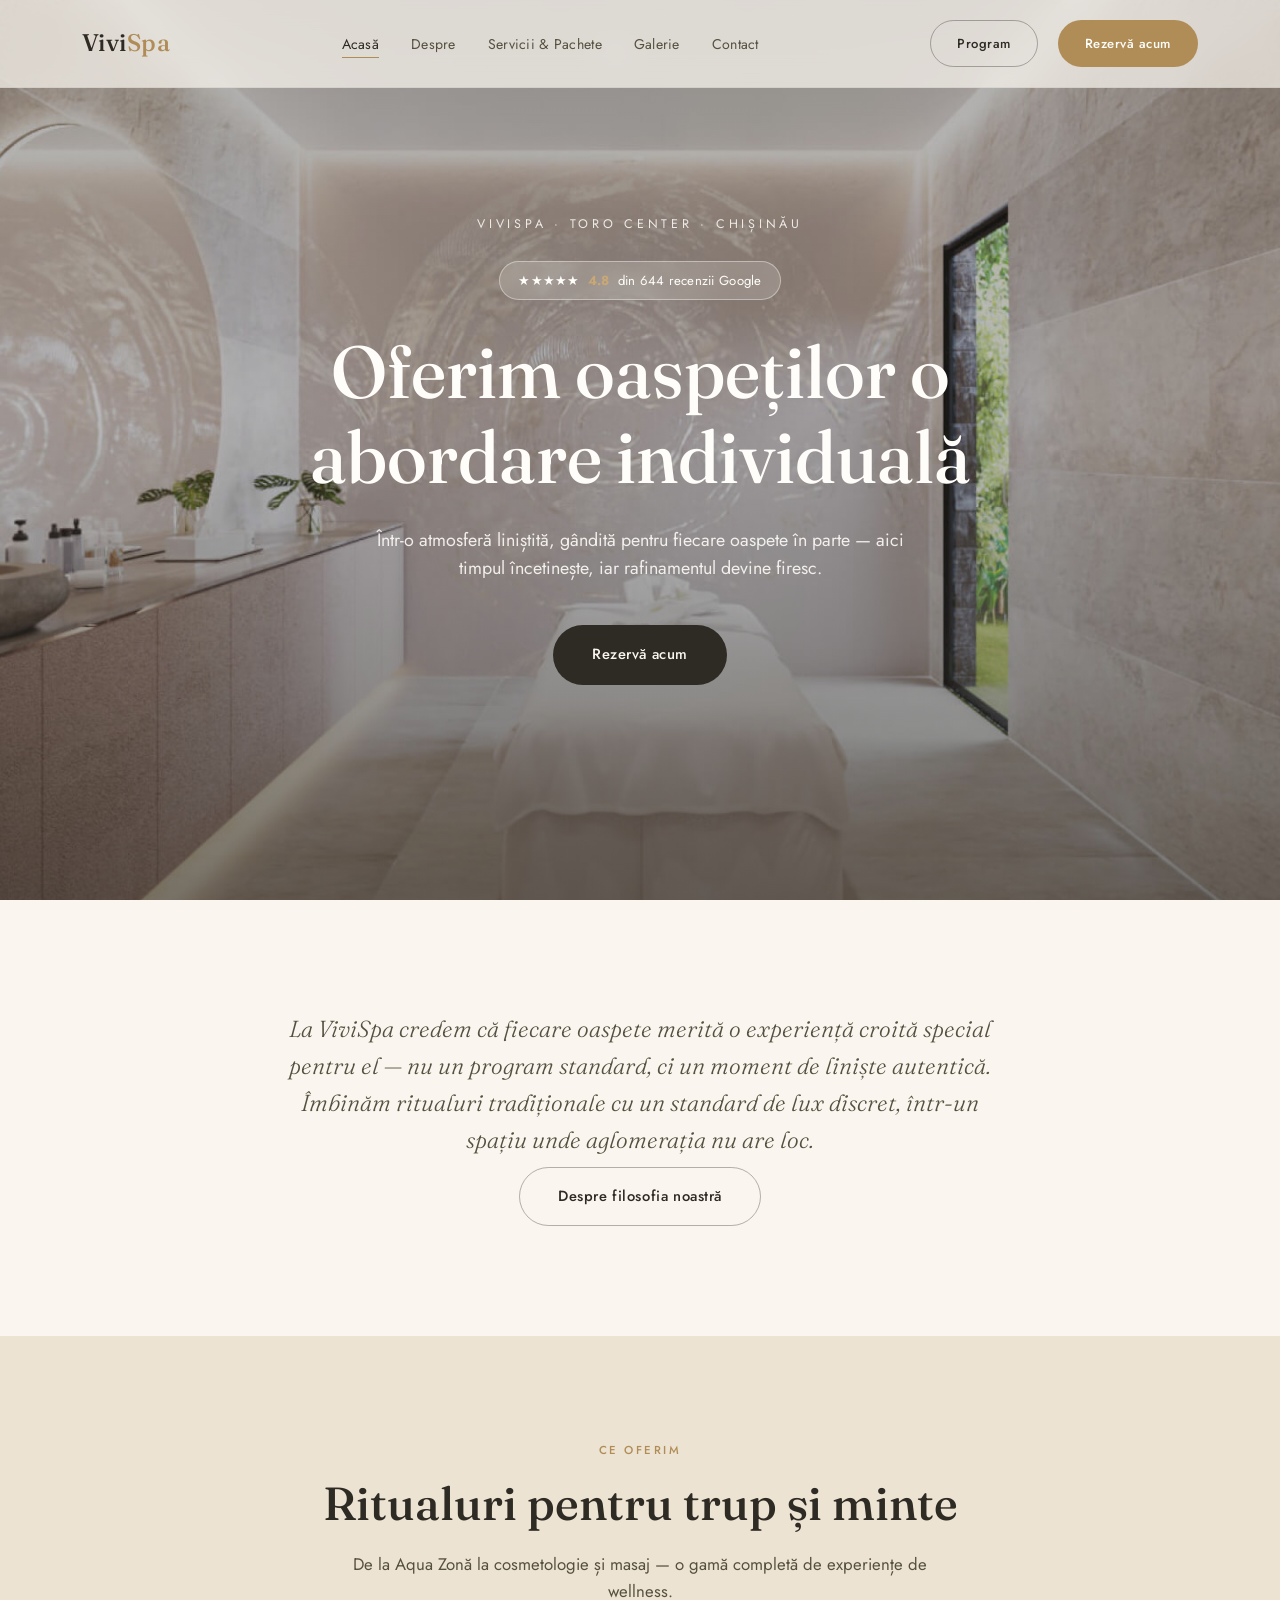
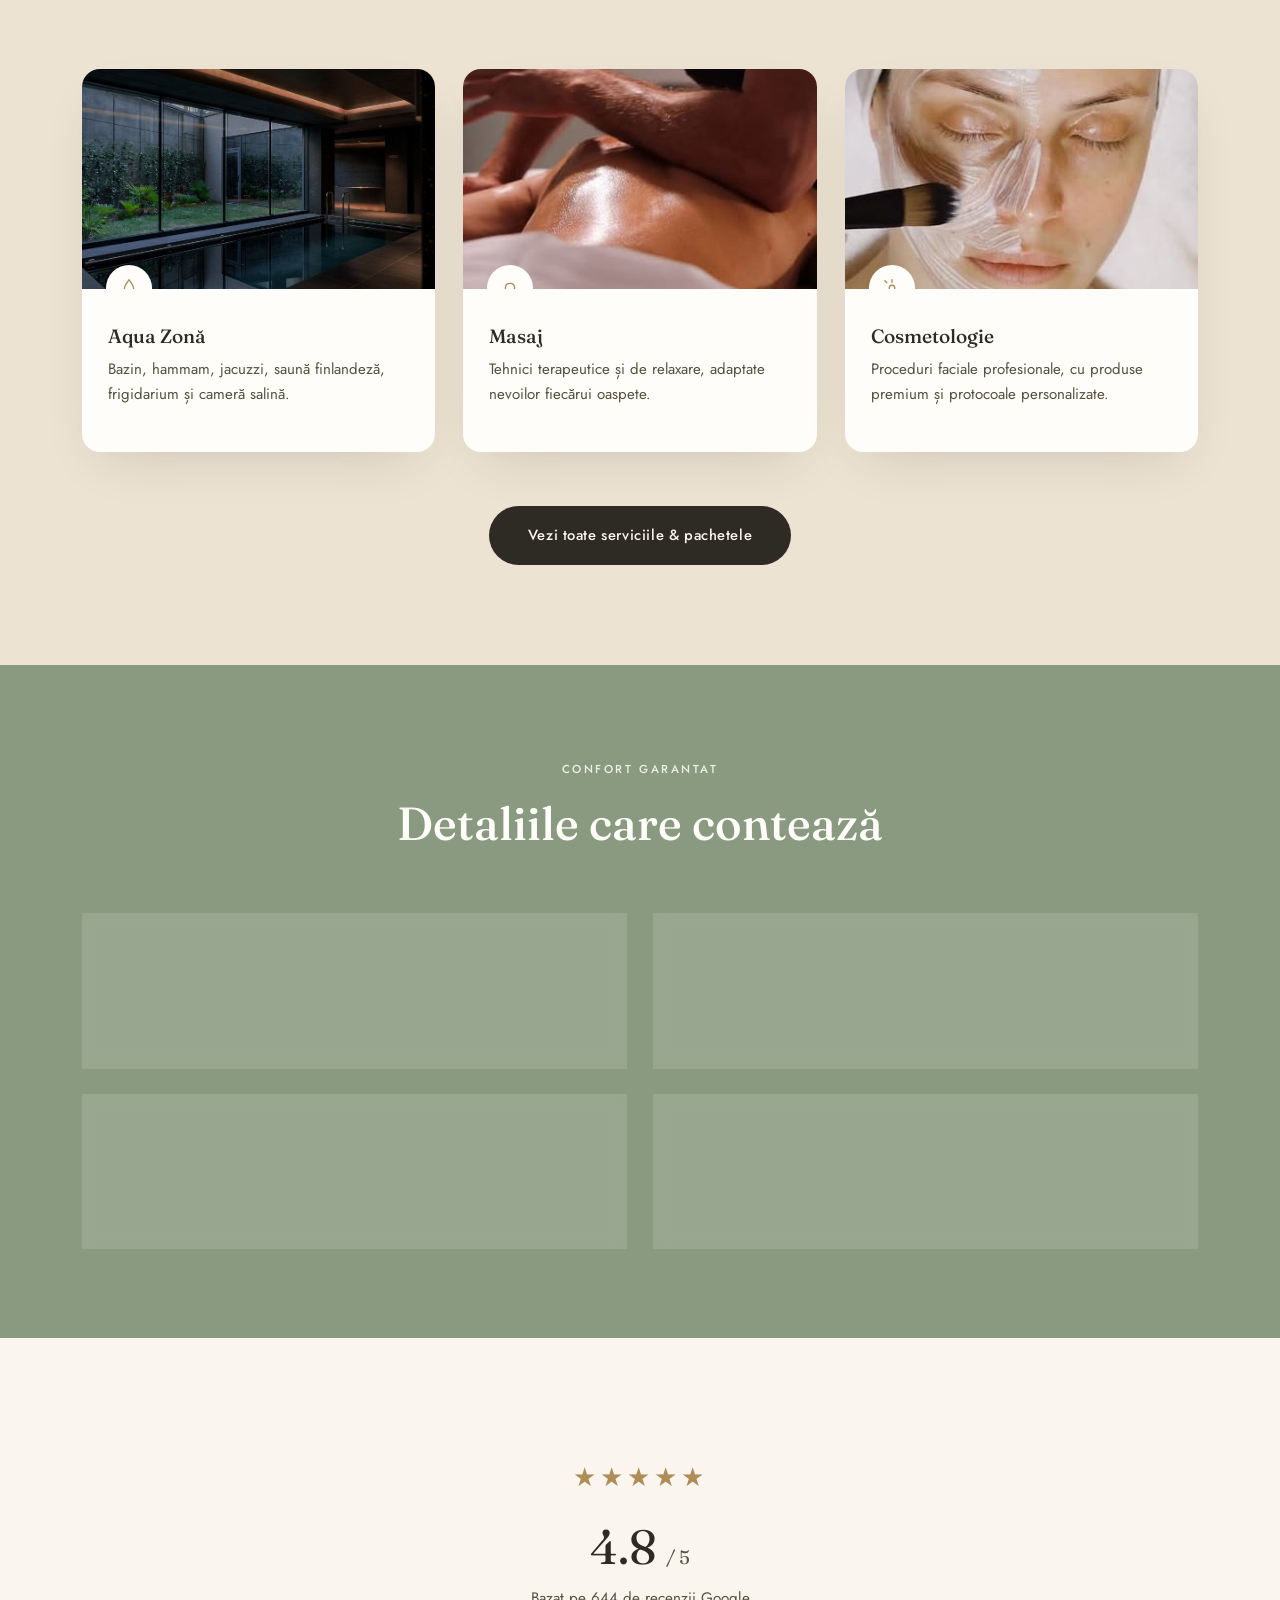
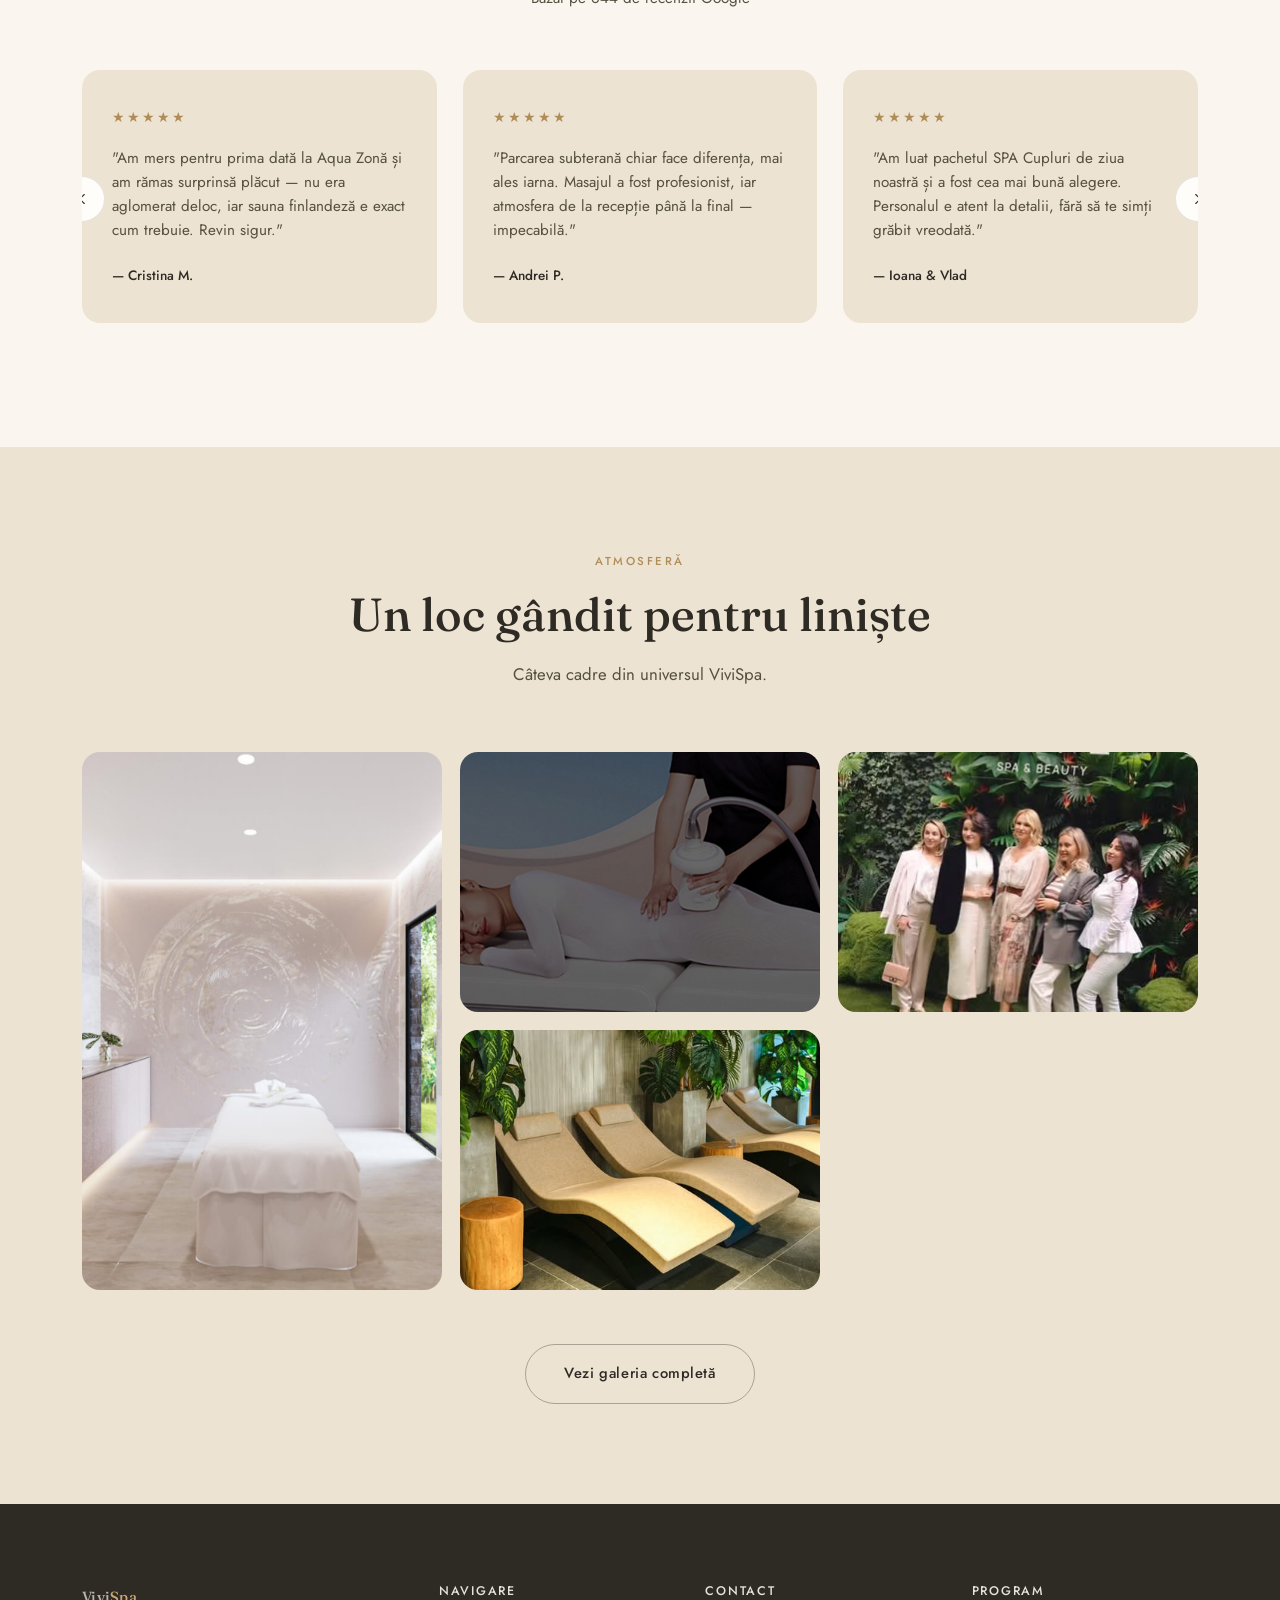
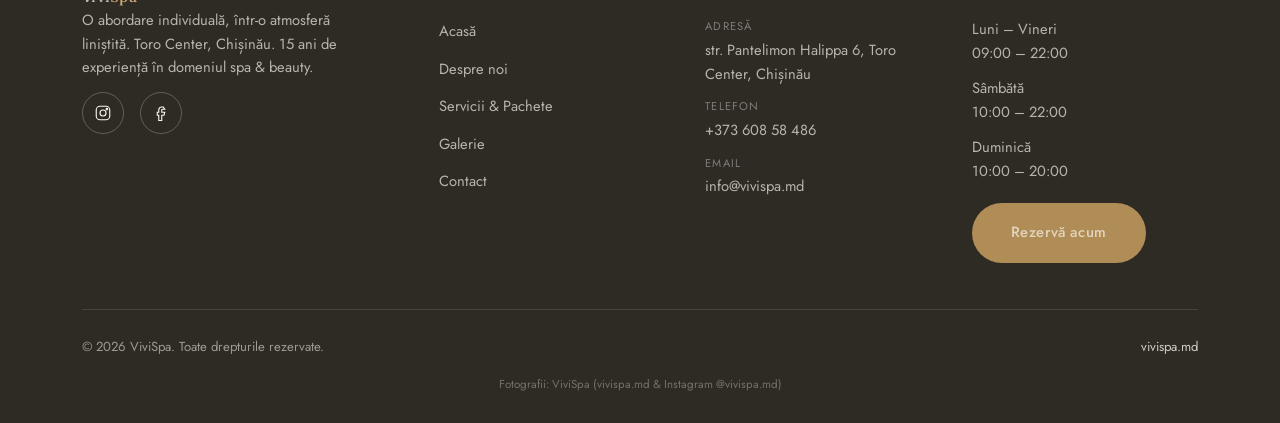
<file: index.html>
<!DOCTYPE html>
<html lang="ro">
<head>
<meta charset="UTF-8">
<meta name="viewport" content="width=device-width, initial-scale=1.0">
<title>ViviSpa — Spa de lux în Chișinău | Toro Center</title>
<meta name="description" content="ViviSpa oferă o abordare individuală într-o atmosferă liniștită. Aqua Zonă, masaj, cosmetologie, peeling turcesc. Toro Center, Chișinău. 4.8★ din 644 recenzii.">
<link rel="preconnect" href="https://fonts.googleapis.com">
<link rel="preconnect" href="https://fonts.gstatic.com" crossorigin>
<link href="https://fonts.googleapis.com/css2?family=Fraunces:ital,opsz,wght@0,9..144,300;0,9..144,400;0,9..144,500;0,9..144,600;1,9..144,400&family=Jost:wght@300;400;500;600&display=swap" rel="stylesheet">
<link rel="stylesheet" href="assets/styles.css">
</head>
<body>

<header>
  <div class="container">
    <a href="index.html" class="logo">Vivi<span>Spa</span></a>
    <nav>
      <ul>
        <li><a href="index.html" class="active">Acasă</a></li>
        <li><a href="despre.html">Despre</a></li>
        <li><a href="servicii.html">Servicii & Pachete</a></li>
        <li><a href="galerie.html">Galerie</a></li>
        <li><a href="contact.html">Contact</a></li>
      </ul>
    </nav>
    <div class="nav-actions">
      <a href="contact.html" class="btn btn-outline">Program</a>
      <a href="contact.html#contact-form" class="btn btn-gold">Rezervă acum</a>
      <button class="burger" id="burgerBtn" aria-label="Deschide meniul"><span></span><span></span><span></span></button>
    </div>
  </div>
  <div class="mobile-menu" id="mobileMenu">
    <a href="index.html">Acasă</a>
    <a href="despre.html">Despre</a>
    <a href="servicii.html">Servicii & Pachete</a>
    <a href="galerie.html">Galerie</a>
    <a href="contact.html">Contact</a>
  </div>
</header>

<section class="photo-hero hero-slideshow">
  <img src="assets/images/real/aqua-zone-popular.png" alt="Aqua Zonă ViviSpa" class="hero-slide" style="animation-delay: 0s;">
  <img src="assets/images/real/masaj-popular.jpg" alt="Recepție ViviSpa" class="hero-slide" style="animation-delay: 6s;">
  <img src="assets/images/real/impachetari.jpg" alt="Cameră de tratament ViviSpa" class="hero-slide" style="animation-delay: 12s;">
  <div class="photo-hero-content">
    <span class="hero-eyebrow">ViviSpa · Toro Center · Chișinău</span>
    <div class="rating-chip">★★★★★ <strong>4.8</strong> din 644 recenzii Google</div>
    <h1>Oferim oaspeților o abordare individuală</h1>
    <p>Într-o atmosferă liniștită, gândită pentru fiecare oaspete în parte — aici timpul încetinește, iar rafinamentul devine firesc.</p>
    <a href="contact.html#contact-form" class="btn btn-primary">Rezervă acum</a>
  </div>
</section>

<section class="about reveal">
  <div class="container">
    <span class="divider"></span>
    <p>La ViviSpa credem că fiecare oaspete merită o experiență croită special pentru el — nu un program standard, ci un moment de liniște autentică. Îmbinăm ritualuri tradiționale cu un standard de lux discret, într-un spațiu unde aglomerația nu are loc.</p>
  </div>
  <div class="container" style="text-align:center; margin-top: 8px;">
    <a href="despre.html" class="btn btn-outline">Despre filosofia noastră</a>
  </div>
</section>

<section class="services" id="servicii-preview">
  <div class="container">
    <div class="section-head reveal">
      <span class="eyebrow">Ce oferim</span>
      <h2 class="section-title">Ritualuri pentru trup și minte</h2>
      <p class="section-lead">De la Aqua Zonă la cosmetologie și masaj — o gamă completă de experiențe de wellness.</p>
    </div>
    <div class="services-grid">
      <div class="service-card reveal">
        <div class="service-photo">
          <img src="assets/images/real/aqua-zone-banner.jpg" alt="Aqua Zonă ViviSpa - bazin interior">
          <div class="service-icon"><svg viewBox="0 0 24 24" fill="none" stroke-width="1.5" stroke-linecap="round" stroke-linejoin="round"><path d="M12 3c-3 4-5 6.5-5 9.5a5 5 0 0 0 10 0C17 9.5 15 7 12 3Z"/></svg></div>
        </div>
        <div class="service-body">
          <h3>Aqua Zonă</h3>
          <p>Bazin, hammam, jacuzzi, saună finlandeză, frigidarium și cameră salină.</p>
        </div>
      </div>
      <div class="service-card reveal reveal-delay-1">
        <div class="service-photo">
          <img src="assets/images/vivispa-masaj.jpg" alt="Masaj terapeutic ViviSpa - poză reală din salon">
          <div class="service-icon"><svg viewBox="0 0 24 24" fill="none" stroke-width="1.5" stroke-linecap="round" stroke-linejoin="round"><path d="M7 12c0-3 2-5 5-5s5 2 5 5-2 6-5 8c-3-2-5-5-5-8Z"/></svg></div>
        </div>
        <div class="service-body">
          <h3>Masaj</h3>
          <p>Tehnici terapeutice și de relaxare, adaptate nevoilor fiecărui oaspete.</p>
        </div>
      </div>
      <div class="service-card reveal reveal-delay-2">
        <div class="service-photo">
          <img src="assets/images/vivispa-cosmetologie.jpg" alt="Cosmetologie ViviSpa - poză reală din salon">
          <div class="service-icon"><svg viewBox="0 0 24 24" fill="none" stroke-width="1.5" stroke-linecap="round" stroke-linejoin="round"><circle cx="12" cy="12" r="3"/><path d="M12 3v3M12 18v3M4.2 4.2l2.1 2.1M17.7 17.7l2.1 2.1"/></svg></div>
        </div>
        <div class="service-body">
          <h3>Cosmetologie</h3>
          <p>Proceduri faciale profesionale, cu produse premium și protocoale personalizate.</p>
        </div>
      </div>
    </div>
    <div class="container" style="text-align:center; margin-top: 54px; padding:0;">
      <a href="servicii.html" class="btn btn-primary">Vezi toate serviciile & pachetele</a>
    </div>
  </div>
</section>

<section class="facilities">
  <div class="container">
    <div class="section-head reveal">
      <span class="eyebrow">Confort garantat</span>
      <h2 class="section-title">Detaliile care contează</h2>
    </div>
    <div class="facilities-grid">
      <div class="facility-badge reveal">
        <svg viewBox="0 0 24 24" fill="none" stroke-width="1.5" stroke-linecap="round" stroke-linejoin="round"><rect x="4" y="4" width="16" height="16" rx="4"/><path d="M10 16V8h3a2.5 2.5 0 0 1 0 5h-3"/></svg>
        <div>
          <h3>Parcare subterană</h3>
          <p>Acces facil și securizat, direct din parcarea Toro Center.</p>
        </div>
      </div>
      <div class="facility-badge reveal reveal-delay-1">
        <svg viewBox="0 0 24 24" fill="none" stroke-width="1.5" stroke-linecap="round" stroke-linejoin="round"><circle cx="9" cy="8" r="3"/><path d="M4 20c0-3 2-5 5-5s5 2 5 5"/><circle cx="17" cy="9" r="2.2"/><path d="M15.2 20c.3-2.2 1.6-3.8 3.3-4.1"/></svg>
        <div>
          <h3>Acces limitat de oaspeți</h3>
          <p>Un număr redus de oaspeți simultan, pentru o experiență fără aglomerație.</p>
        </div>
      </div>
      <div class="facility-badge reveal reveal-delay-2">
        <svg viewBox="0 0 24 24" fill="none" stroke-width="1.5" stroke-linecap="round" stroke-linejoin="round"><rect x="6" y="3" width="12" height="18" rx="1.5"/><circle cx="14.5" cy="12" r="1"/></svg>
        <div>
          <h3>Vestiare private</h3>
          <p>Cabine separate și confortabile, pentru un moment de intimitate înainte și după procedură.</p>
        </div>
      </div>
      <div class="facility-badge reveal reveal-delay-3">
        <svg viewBox="0 0 24 24" fill="none" stroke-width="1.5" stroke-linecap="round" stroke-linejoin="round"><path d="M12 4a1.6 1.6 0 1 1 1.6 1.6"/><path d="M12 5.6v1.3"/><path d="M12 6.9 3.4 13.2A1.8 1.8 0 0 0 4.5 16.5h15A1.8 1.8 0 0 0 20.6 13.2L12 6.9Z"/></svg>
        <div>
          <h3>Halate, papuci & prosoape incluse</h3>
          <p>Tot ce ai nevoie este pregătit pentru tine — nu trebuie să aduci nimic de acasă.</p>
        </div>
      </div>
    </div>
  </div>
</section>

<section class="reviews">
  <div class="container">
    <div class="rating-summary reveal">
      <div class="stars">★★★★★</div>
      <div class="score">4.8 <span>/ 5</span></div>
      <p>Bazat pe 644 de recenzii Google</p>
    </div>
    <div class="carousel-wrap reveal">
      <button class="carousel-arrow prev" aria-label="Recenzia anterioară"><svg viewBox="0 0 24 24" fill="none" stroke-width="1.5" stroke-linecap="round" stroke-linejoin="round"><path d="M15 6l-6 6 6 6"/></svg></button>
      <div class="carousel-track" id="reviewsTrack">
        <div class="review-card">
          <div class="stars">★★★★★</div>
          <p>"Am mers pentru prima dată la Aqua Zonă și am rămas surprinsă plăcut — nu era aglomerat deloc, iar sauna finlandeză e exact cum trebuie. Revin sigur."</p>
          <div class="reviewer">— Cristina M.</div>
        </div>
        <div class="review-card">
          <div class="stars">★★★★★</div>
          <p>"Parcarea subterană chiar face diferența, mai ales iarna. Masajul a fost profesionist, iar atmosfera de la recepție până la final — impecabilă."</p>
          <div class="reviewer">— Andrei P.</div>
        </div>
        <div class="review-card">
          <div class="stars">★★★★★</div>
          <p>"Am luat pachetul SPA Cupluri de ziua noastră și a fost cea mai bună alegere. Personalul e atent la detalii, fără să te simți grăbit vreodată."</p>
          <div class="reviewer">— Ioana & Vlad</div>
        </div>
        <div class="review-card">
          <div class="stars">★★★★★</div>
          <p>"Cosmetologia e la alt nivel — am făcut un tratament facial și rezultatul s-a văzut imediat. Recomand cu toată încrederea."</p>
          <div class="reviewer">— Natalia D.</div>
        </div>
        <div class="review-card">
          <div class="stars">★★★★★</div>
          <p>"Peeling-ul turcesc cu masaj de spumă e o experiență în sine. Personalul e cald, profesionist, iar spațiul — impecabil de curat."</p>
          <div class="reviewer">— Mihai R.</div>
        </div>
        <div class="review-card">
          <div class="stars">★★★★★</div>
          <p>"Am fost cu mama de ziua ei — pachetul SPA Doamne a fost exact ce ne trebuia. Vom reveni cu siguranță, poate data viitoare cu tot grupul."</p>
          <div class="reviewer">— Diana & Elena</div>
        </div>
      </div>
      <button class="carousel-arrow next" aria-label="Recenzia următoare"><svg viewBox="0 0 24 24" fill="none" stroke-width="1.5" stroke-linecap="round" stroke-linejoin="round"><path d="M9 6l6 6-6 6"/></svg></button>
    </div>
  </div>
</section>

<section class="gallery">
  <div class="container">
    <div class="section-head reveal">
      <span class="eyebrow">Atmosferă</span>
      <h2 class="section-title">Un loc gândit pentru liniște</h2>
      <p class="section-lead">Câteva cadre din universul ViviSpa.</p>
    </div>
    <div class="gallery-grid">
      <div class="gallery-item tall reveal">
        <img src="assets/images/real/impachetari.jpg" alt="Cameră de tratament ViviSpa">
      </div>
      <div class="gallery-item reveal reveal-delay-1">
        <img src="assets/images/real/lpg-alliance.jpg" alt="Tratament LPG ViviSpa">
      </div>
      <div class="gallery-item reveal reveal-delay-2">
        <img src="assets/images/vivispa-brand-wall.jpg" alt="Eveniment ViviSpa - poză reală">
      </div>
      <div class="gallery-item reveal">
        <img src="assets/images/vivispa-lounge.jpg" alt="Zonă de relaxare ViviSpa - poză reală din salon">
      </div>
    </div>
    <div class="container" style="text-align:center; margin-top: 54px; padding:0;">
      <a href="galerie.html" class="btn btn-outline">Vezi galeria completă</a>
    </div>
  </div>
</section>

<footer>
  <div class="container">
    <div class="footer-grid">
      <div class="footer-col">
        <a href="index.html" class="logo">Vivi<span>Spa</span></a>
        <p class="footer-tagline">O abordare individuală, într-o atmosferă liniștită. Toro Center, Chișinău. 15 ani de experiență în domeniul spa & beauty.</p>
        <div class="footer-social">
          <a href="https://www.instagram.com/vivispa.md/" target="_blank" rel="noopener" aria-label="Instagram">
            <svg viewBox="0 0 24 24" fill="none" stroke-width="1.5"><rect x="3" y="3" width="18" height="18" rx="5"/><circle cx="12" cy="12" r="4"/><circle cx="17.2" cy="6.8" r="1"/></svg>
          </a>
          <a href="https://www.facebook.com/vivi.spa.beauty/" target="_blank" rel="noopener" aria-label="Facebook">
            <svg viewBox="0 0 24 24" fill="none" stroke-width="1.5"><path d="M15 4h-2a4 4 0 0 0-4 4v3H7v4h2v7h4v-7h3l1-4h-4V8a1 1 0 0 1 1-1h3Z"/></svg>
          </a>
        </div>
      </div>
      <div class="footer-col">
        <h4>Navigare</h4>
        <ul>
          <li><a href="index.html">Acasă</a></li>
          <li><a href="despre.html">Despre noi</a></li>
          <li><a href="servicii.html">Servicii & Pachete</a></li>
          <li><a href="galerie.html">Galerie</a></li>
          <li><a href="contact.html">Contact</a></li>
        </ul>
      </div>
      <div class="footer-col">
        <h4>Contact</h4>
        <p><span class="fc-label">Adresă</span>str. Pantelimon Halippa 6, Toro Center, Chișinău</p>
        <p><span class="fc-label">Telefon</span><a href="tel:+37360858486">+373 608 58 486</a></p>
        <p><span class="fc-label">Email</span><a href="mailto:info@vivispa.md">info@vivispa.md</a></p>
      </div>
      <div class="footer-col">
        <h4>Program</h4>
        <p>Luni – Vineri<br>09:00 – 22:00</p>
        <p>Sâmbătă<br>10:00 – 22:00</p>
        <p>Duminică<br>10:00 – 20:00</p>
        <a href="contact.html#contact-form" class="btn btn-gold" style="margin-top:8px;">Rezervă acum</a>
      </div>
    </div>
    <div class="footer-bottom">
      <span>© 2026 ViviSpa. Toate drepturile rezervate.</span>
      <a href="https://vivispa.md" target="_blank" rel="noopener">vivispa.md</a>
    </div>
    <p class="footer-credit">Fotografii: ViviSpa (vivispa.md &amp; Instagram @vivispa.md)</p>
  </div>
</footer>

<a href="contact.html#contact-form" class="btn btn-gold sticky-cta" id="stickyCta">Rezervă acum</a>

<script src="assets/script.js"></script>
</body>
</html>
</file>
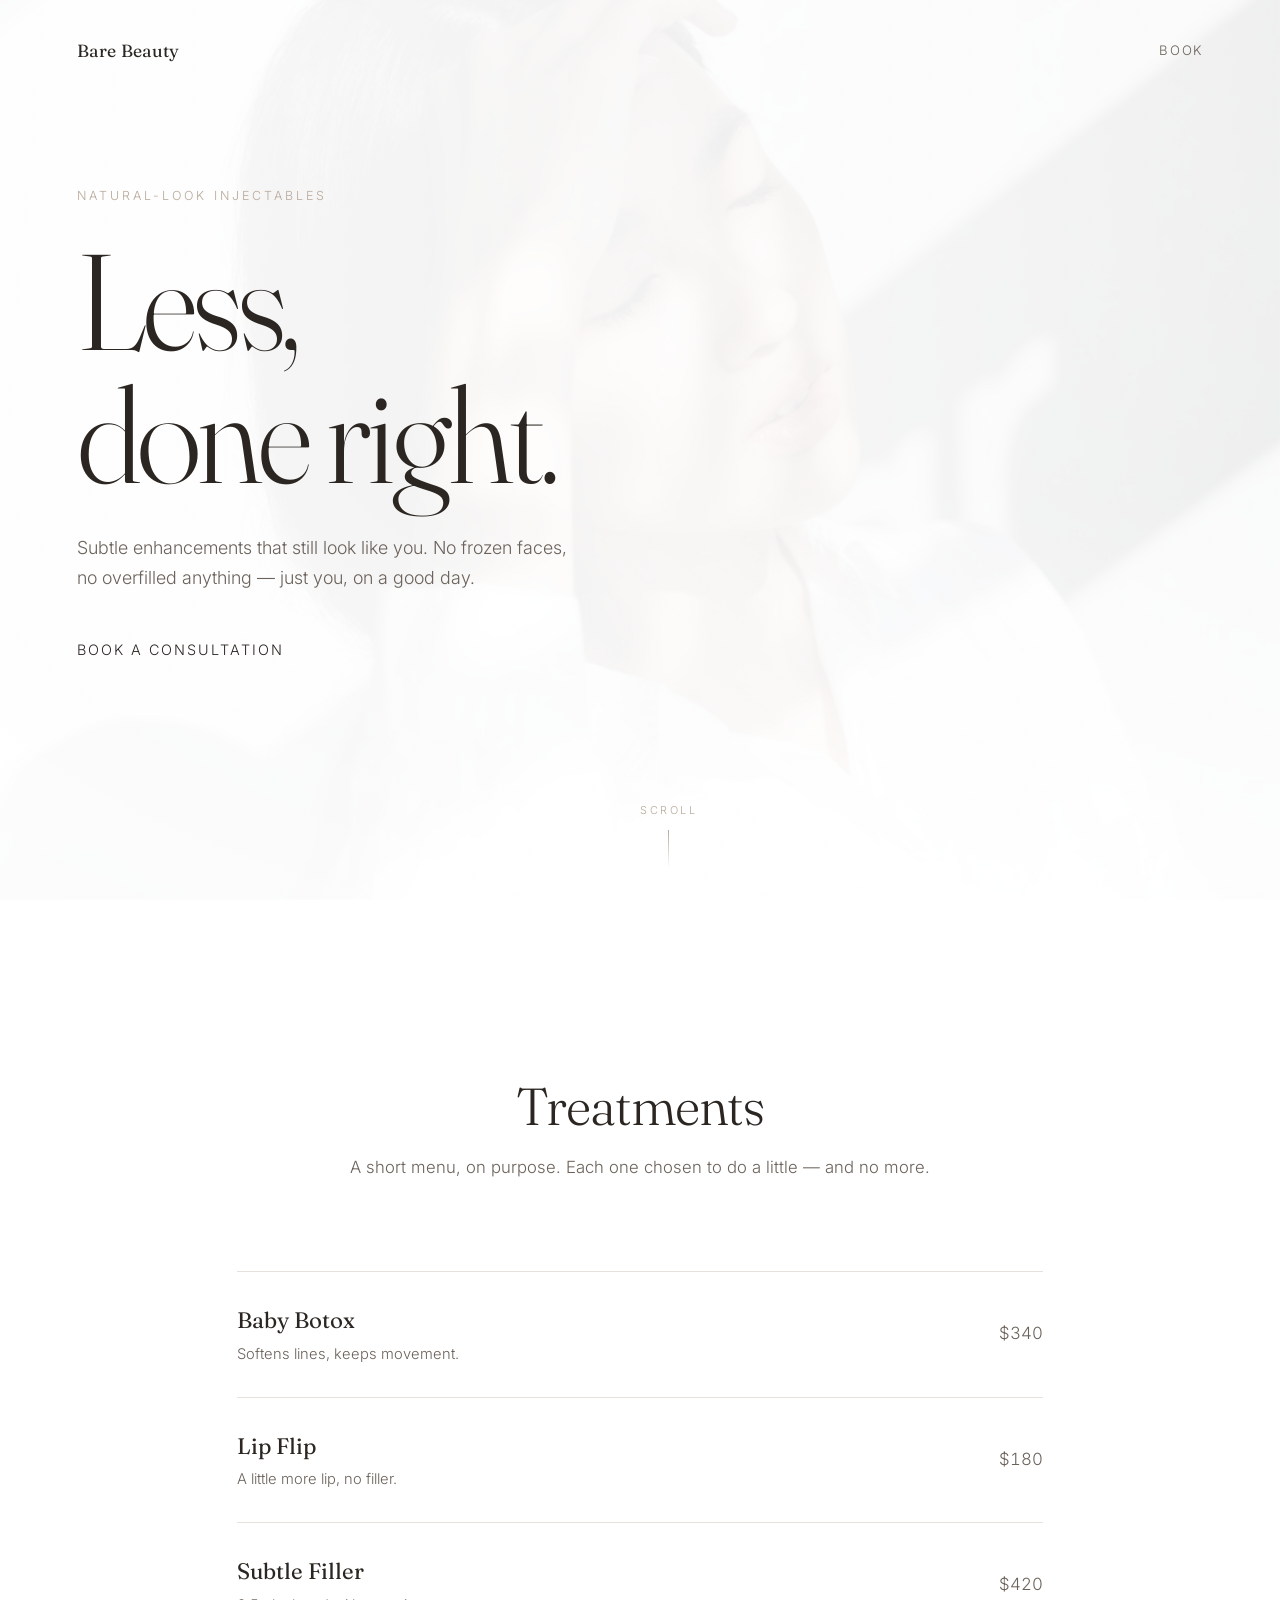
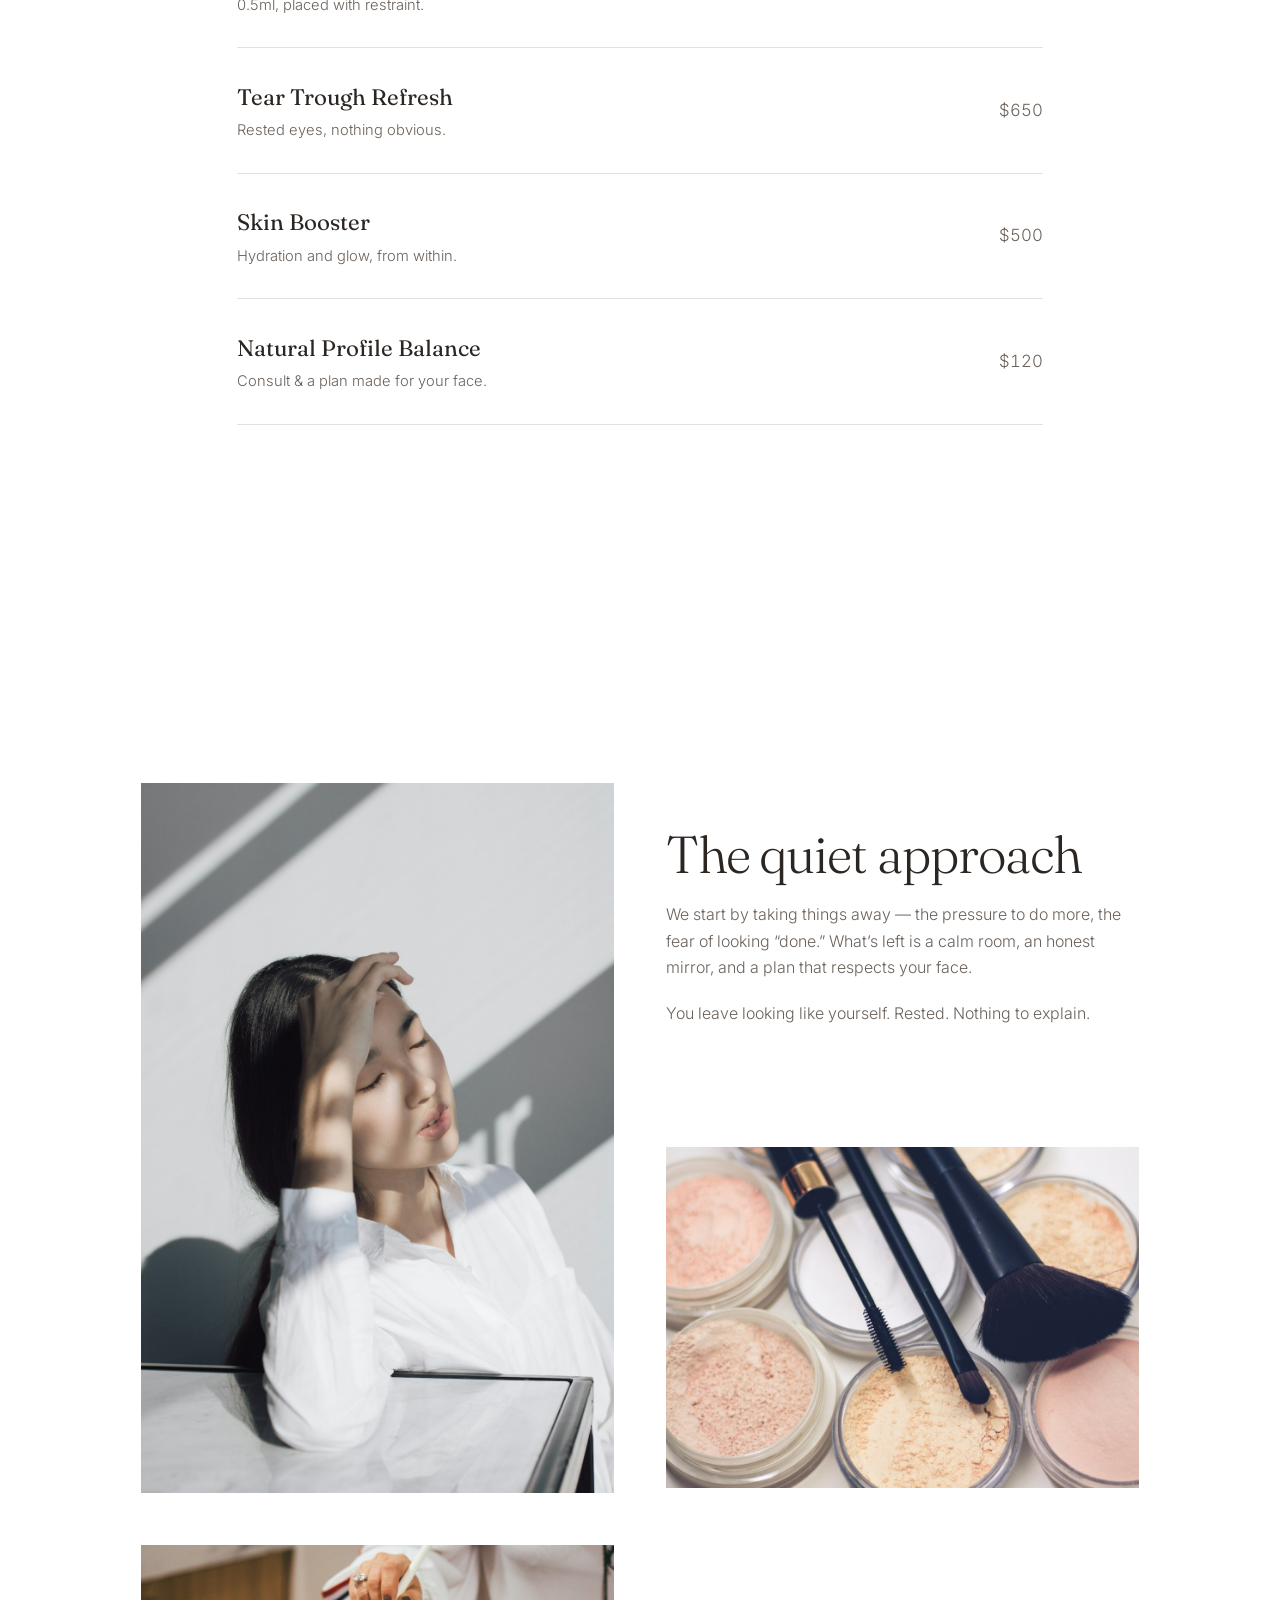
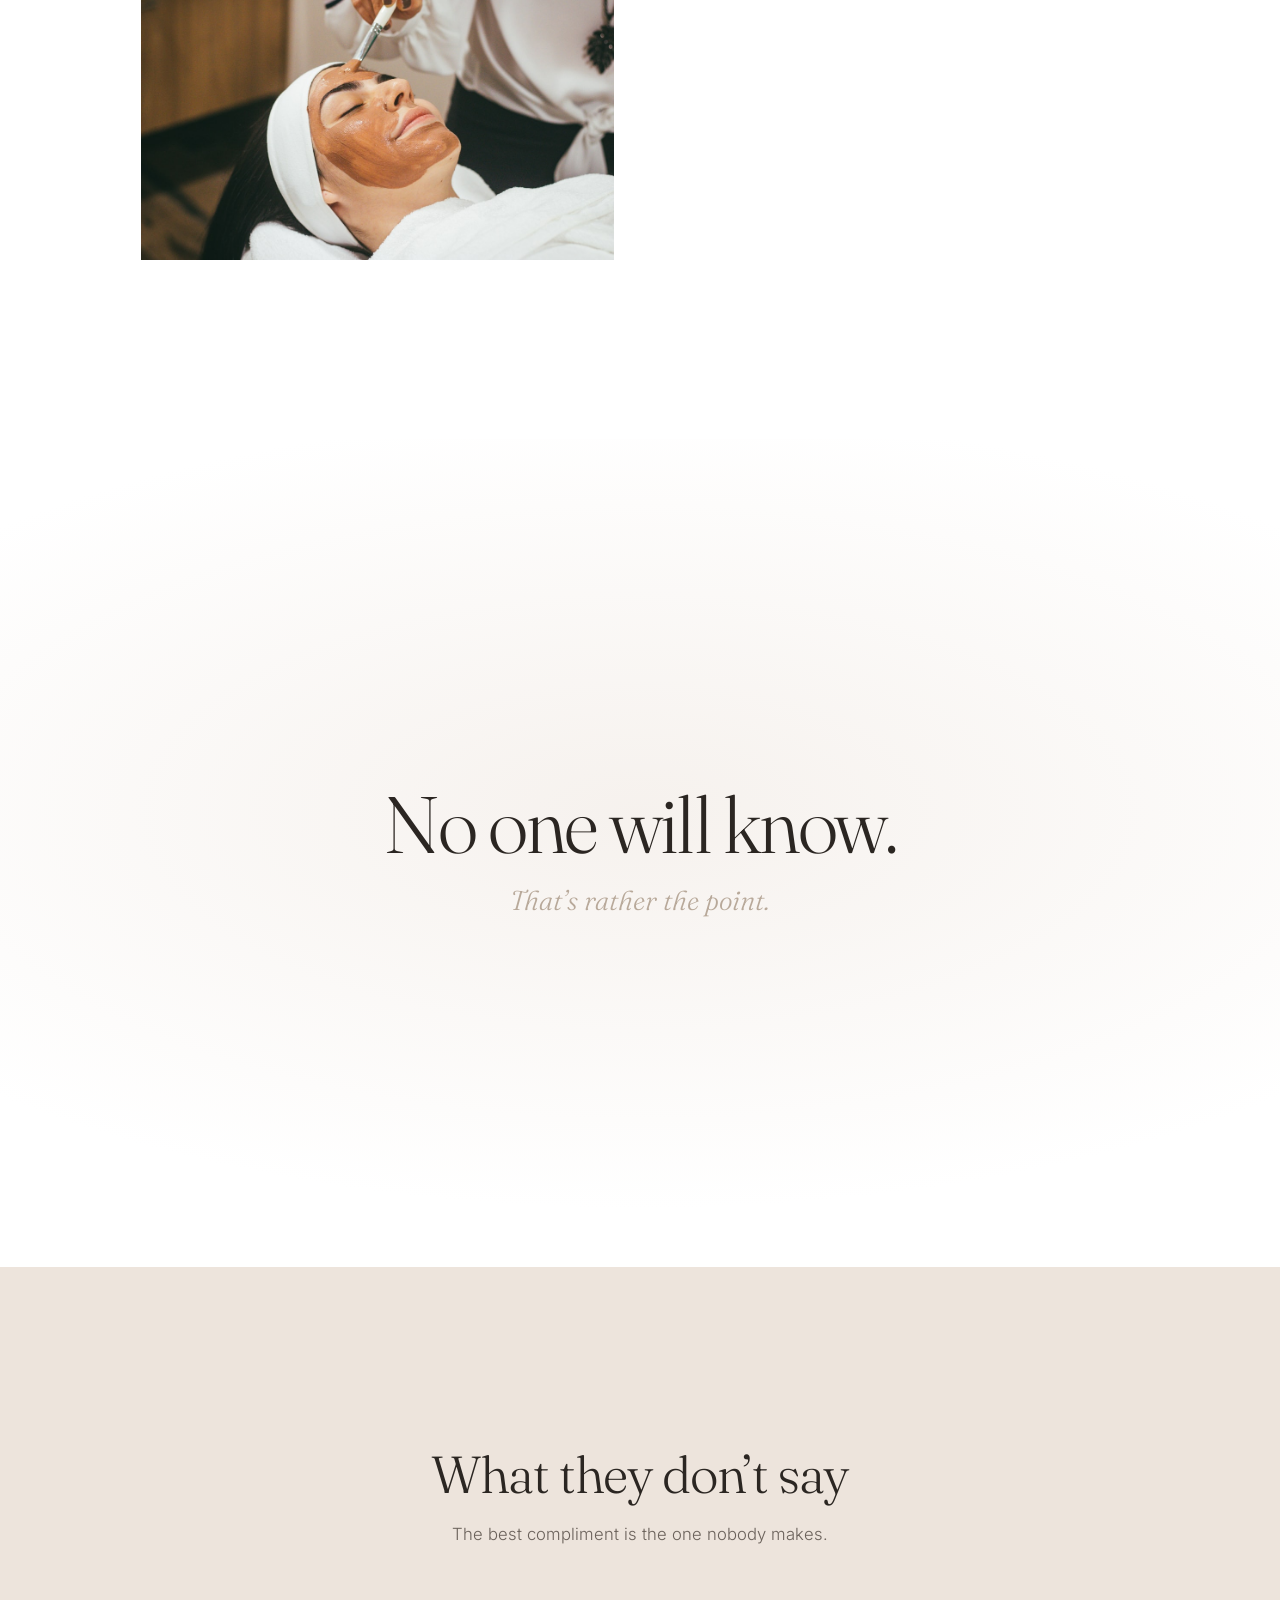
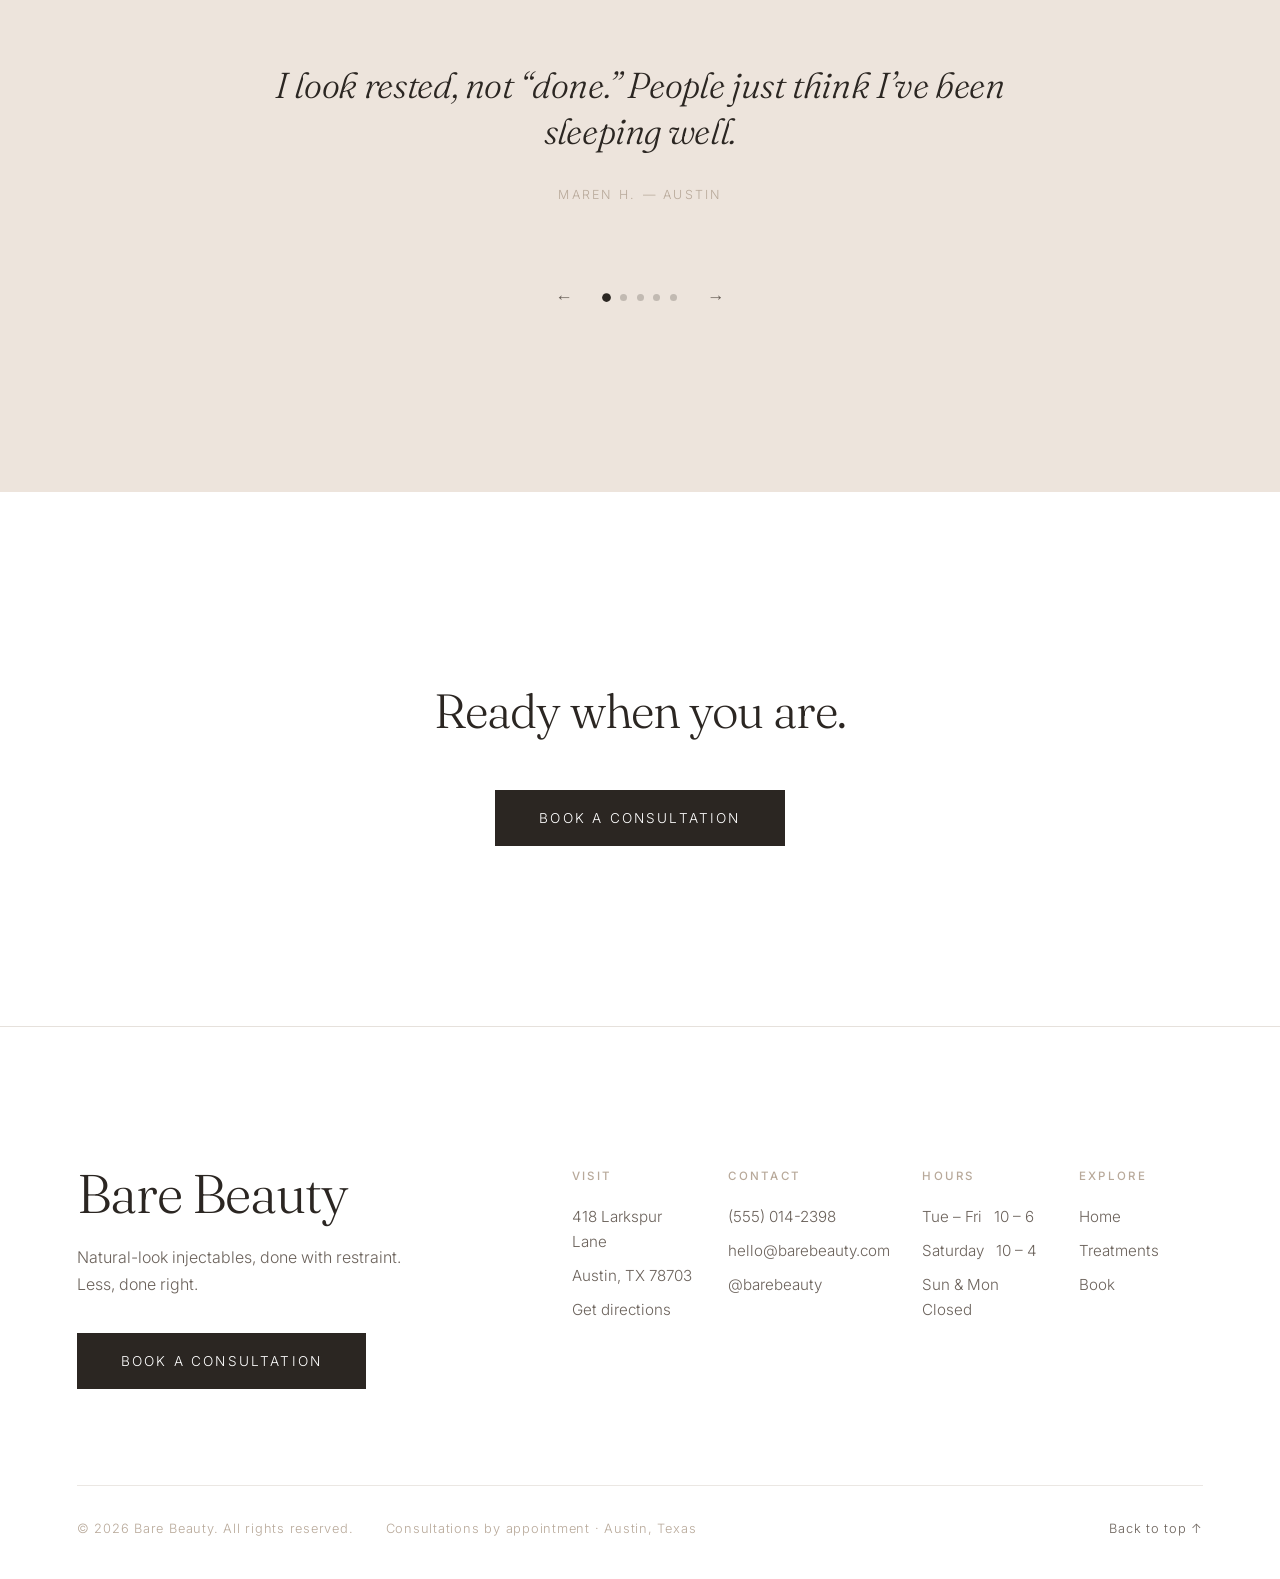
<file: demourisplendesa/index.html>
<!doctype html>
<html lang="en">
<head>
  <meta charset="utf-8" />
  <meta name="viewport" content="width=device-width, initial-scale=1" />
  <title>Bare Beauty — Natural-look injectables</title>
  <meta name="description" content="Bare Beauty. Natural-look injectables, done with restraint. Less, done right — subtle enhancements that still look like you." />

  <!-- Open Graph -->
  <meta property="og:type" content="website" />
  <meta property="og:title" content="Bare Beauty — Natural-look injectables" />
  <meta property="og:description" content="Less, done right. Subtle, natural-look injectables that still look like you." />
  <meta property="og:image" content="assets/img/og.jpg" />
  <meta property="og:url" content="https://barebeauty.com" />
  <meta name="twitter:card" content="summary_large_image" />

  <!-- Favicon (minimal mark) -->
  <link rel="icon" href="data:image/svg+xml,%3Csvg xmlns='http://www.w3.org/2000/svg' viewBox='0 0 32 32'%3E%3Crect width='32' height='32' fill='%23FFFFFF'/%3E%3Ccircle cx='16' cy='16' r='6' fill='none' stroke='%23B8A99A' stroke-width='1.25'/%3E%3C/svg%3E" />

  <!-- Fonts -->
  <link rel="preconnect" href="https://fonts.googleapis.com" />
  <link rel="preconnect" href="https://fonts.gstatic.com" crossorigin />
  <link href="https://fonts.googleapis.com/css2?family=Fraunces:opsz,ital,wght@9..144,0,300;9..144,0,400;9..144,1,300&family=Inter:wght@300;400;500&display=swap" rel="stylesheet" />

  <link rel="stylesheet" href="assets/styles.css" />

  <!-- Mark that JS is available before paint, so reveal-hiding only
       applies with JS on (no-JS users see all content, no flash). -->
  <script>document.documentElement.classList.add("js");</script>
</head>
<body>

  <!-- Slim header -->
  <header class="site-header">
    <a class="brand" href="#top">Bare&nbsp;Beauty</a>
    <a class="header-link reveal-link" href="https://splendessa.com" target="_blank" rel="noopener">Book</a>
  </header>

  <main id="top">

    <!-- 1. HERO — typographic, over a slow ghosted image slideshow -->
    <section class="hero">
      <div class="hero-bg" aria-hidden="true" data-slideshow>
        <div class="hero-slide is-active" style="background-image:url('assets/img/experience-1.jpg')"></div>
        <div class="hero-slide" style="background-image:url('assets/img/experience-4.jpg')"></div>
        <div class="hero-slide" style="background-image:url('assets/img/experience-3.jpg')"></div>
      </div>

      <div class="hero-inner">
        <p class="eyebrow">Natural-look injectables</p>
        <h1 class="hero-title">Less,<br />done right.</h1>
        <p class="hero-sub">
          Subtle enhancements that still look like you. No frozen faces,
          no overfilled anything — just you, on a good day.
        </p>
        <a class="text-cta reveal-link" href="https://splendessa.com" target="_blank" rel="noopener">
          Book a consultation
        </a>
      </div>

      <div class="hero-scroll" aria-hidden="true">Scroll</div>
    </section>

    <!-- 2. TREATMENTS -->
    <section class="section treatments reveal">
      <div class="section-head">
        <h2 class="section-title">Treatments</h2>
        <p class="section-intro">
          A short menu, on purpose. Each one chosen to do a little — and no more.
        </p>
      </div>

      <ul class="treatment-list">
        <li class="treatment">
          <span class="t-name">Baby Botox</span>
          <span class="t-desc">Softens lines, keeps movement.</span>
          <span class="t-price">$340</span>
        </li>
        <li class="treatment">
          <span class="t-name">Lip Flip</span>
          <span class="t-desc">A little more lip, no filler.</span>
          <span class="t-price">$180</span>
        </li>
        <li class="treatment">
          <span class="t-name">Subtle Filler</span>
          <span class="t-desc">0.5ml, placed with restraint.</span>
          <span class="t-price">$420</span>
        </li>
        <li class="treatment">
          <span class="t-name">Tear Trough Refresh</span>
          <span class="t-desc">Rested eyes, nothing obvious.</span>
          <span class="t-price">$650</span>
        </li>
        <li class="treatment">
          <span class="t-name">Skin Booster</span>
          <span class="t-desc">Hydration and glow, from within.</span>
          <span class="t-price">$500</span>
        </li>
        <li class="treatment">
          <span class="t-name">Natural Profile Balance</span>
          <span class="t-desc">Consult &amp; a plan made for your face.</span>
          <span class="t-price">$120</span>
        </li>
      </ul>
    </section>

    <!-- 3. EXPERIENCE -->
    <section class="section experience reveal">
      <div class="experience-grid">
        <figure class="exp-img exp-img--tall">
          <img src="assets/img/experience-1.jpg" alt="A woman with bare, natural skin resting in soft daylight" loading="lazy" width="900" height="1200" />
        </figure>

        <div class="exp-text">
          <h2 class="section-title">The quiet approach</h2>
          <p>
            We start by taking things away — the pressure to do more,
            the fear of looking &ldquo;done.&rdquo; What&rsquo;s left is a
            calm room, an honest mirror, and a plan that respects your face.
          </p>
          <p>
            You leave looking like yourself. Rested. Nothing to explain.
          </p>
        </div>

        <figure class="exp-img">
          <img src="assets/img/experience-2.jpg" alt="Soft nude-toned beauty essentials in natural light" loading="lazy" width="900" height="600" />
        </figure>

        <figure class="exp-img">
          <img src="assets/img/experience-3.jpg" alt="A calm moment during a gentle facial treatment" loading="lazy" width="900" height="600" />
        </figure>
      </div>
    </section>

    <!-- Full-screen quiet statement (fades + scales in on scroll) -->
    <section class="statement">
      <div class="statement-inner" data-statement>
        <p class="statement-line">No one will know.</p>
        <p class="statement-sub">That&rsquo;s rather the point.</p>
      </div>
    </section>

    <!-- 4. REVIEWS — fading testimonial carousel -->
    <section class="section reviews reveal">
      <div class="section-head">
        <h2 class="section-title">What they don&rsquo;t say</h2>
        <p class="section-intro">The best compliment is the one nobody makes.</p>
      </div>

      <div class="carousel" data-carousel>
        <div class="carousel-viewport">
          <blockquote class="review is-active">
            <p class="review-quote">I look rested, not &ldquo;done.&rdquo; People just think I&rsquo;ve been sleeping well.</p>
            <cite class="review-cite">Maren H. — Austin</cite>
          </blockquote>
          <blockquote class="review">
            <p class="review-quote">She talked me out of half of what I asked for. That&rsquo;s when I trusted her.</p>
            <cite class="review-cite">Priya R. — Dallas</cite>
          </blockquote>
          <blockquote class="review">
            <p class="review-quote">Subtle enough that my sister still hasn&rsquo;t worked out what changed.</p>
            <cite class="review-cite">Elise T. — Houston</cite>
          </blockquote>
          <blockquote class="review">
            <p class="review-quote">The only work I&rsquo;ve had that looks like no work at all.</p>
            <cite class="review-cite">Joanna M. — Marfa</cite>
          </blockquote>
          <blockquote class="review">
            <p class="review-quote">I came in wanting more. I left with less — exactly right.</p>
            <cite class="review-cite">Camille D. — San Antonio</cite>
          </blockquote>
        </div>

        <div class="carousel-controls">
          <button class="car-arrow car-prev" type="button" aria-label="Previous review">&larr;</button>
          <div class="car-dots" role="tablist" aria-label="Choose a review"></div>
          <button class="car-arrow car-next" type="button" aria-label="Next review">&rarr;</button>
        </div>
      </div>
    </section>

    <!-- 5. BOOKING CTA -->
    <section class="section booking reveal">
      <div class="booking-inner">
        <p class="booking-line">Ready when you are.</p>
        <a class="button-cta reveal-link" href="https://splendessa.com" target="_blank" rel="noopener">
          Book a consultation
        </a>
      </div>
    </section>

  </main>

  <!-- 6. FOOTER -->
  <footer class="site-footer">
    <div class="footer-top">
      <div class="footer-lead">
        <p class="footer-wordmark">Bare&nbsp;Beauty</p>
        <p class="footer-tagline">
          Natural-look injectables, done with restraint.
          Less, done right.
        </p>
        <a class="button-cta reveal-link" href="https://splendessa.com" target="_blank" rel="noopener">
          Book a consultation
        </a>
      </div>

      <nav class="footer-cols" aria-label="Footer">
        <div class="footer-col">
          <h3 class="footer-h">Visit</h3>
          <p>418 Larkspur Lane</p>
          <p>Austin, TX 78703</p>
          <p><a href="https://maps.google.com" target="_blank" rel="noopener">Get directions</a></p>
        </div>

        <div class="footer-col">
          <h3 class="footer-h">Contact</h3>
          <p><a href="tel:+15550142398">(555) 014-2398</a></p>
          <p><a href="mailto:hello@barebeauty.com">hello@barebeauty.com</a></p>
          <p><a href="https://instagram.com" target="_blank" rel="noopener">@barebeauty</a></p>
        </div>

        <div class="footer-col">
          <h3 class="footer-h">Hours</h3>
          <p>Tue &ndash; Fri &nbsp; 10 &ndash; 6</p>
          <p>Saturday &nbsp; 10 &ndash; 4</p>
          <p>Sun &amp; Mon &nbsp; Closed</p>
        </div>

        <div class="footer-col">
          <h3 class="footer-h">Explore</h3>
          <p><a href="#top">Home</a></p>
          <p><a href="#top">Treatments</a></p>
          <p><a href="https://splendessa.com" target="_blank" rel="noopener">Book</a></p>
        </div>
      </nav>
    </div>

    <div class="footer-base">
      <p class="footer-fine">© 2026 Bare Beauty. All rights reserved.</p>
      <p class="footer-fine footer-credit">Consultations by appointment · Austin, Texas</p>
      <a class="footer-fine footer-top-link reveal-link" href="#top">Back to top ↑</a>
    </div>
  </footer>

  <script src="assets/main.js" defer></script>
</body>
</html>
</file>
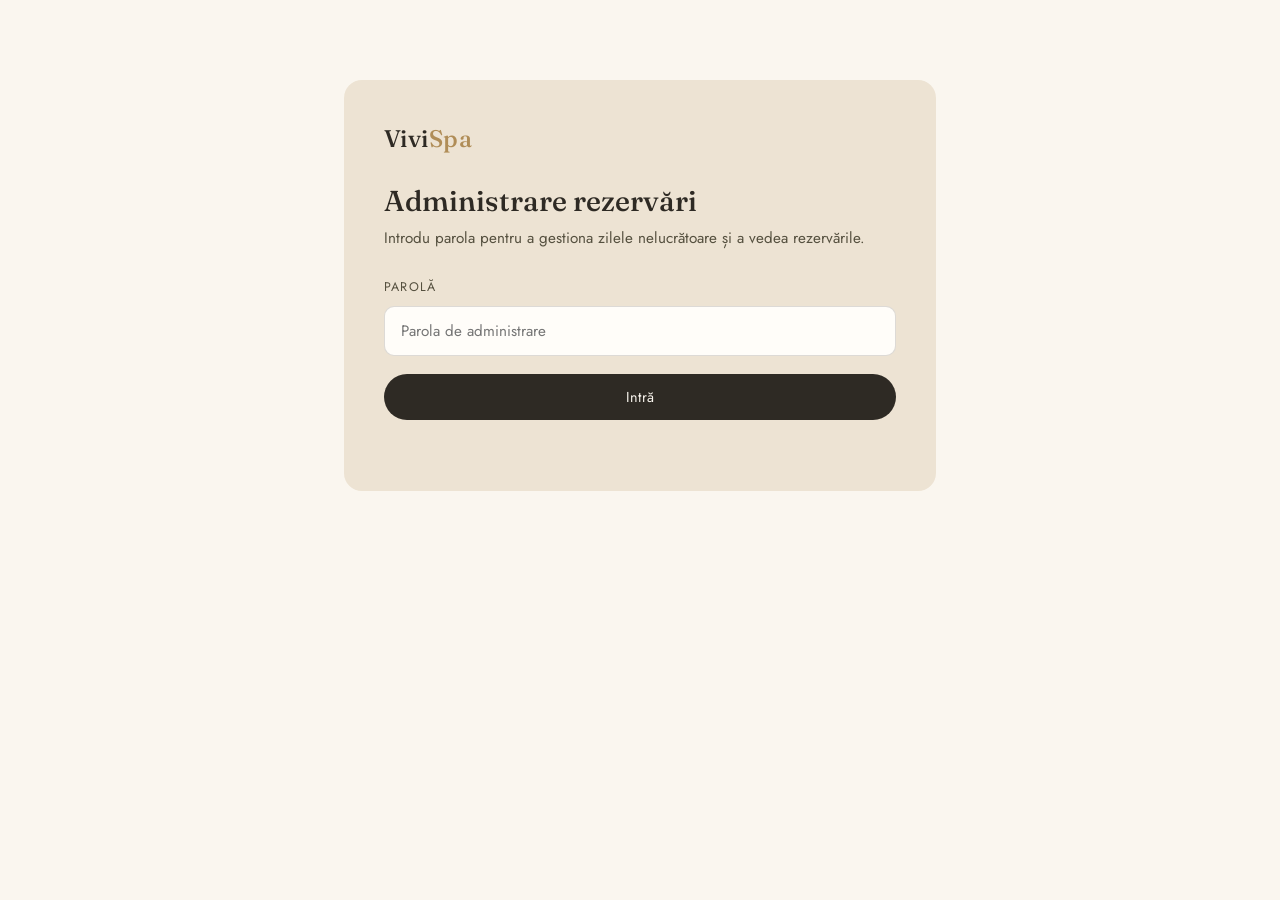
<file: admin.html>
<!DOCTYPE html>
<html lang="ro">
<head>
<meta charset="UTF-8">
<meta name="viewport" content="width=device-width, initial-scale=1.0">
<meta name="robots" content="noindex, nofollow">
<title>Administrare — ViviSpa</title>
<link rel="preconnect" href="https://fonts.googleapis.com">
<link rel="preconnect" href="https://fonts.gstatic.com" crossorigin>
<link href="https://fonts.googleapis.com/css2?family=Fraunces:ital,opsz,wght@0,9..144,300;0,9..144,400;0,9..144,500;0,9..144,600;1,9..144,400&family=Jost:wght@300;400;500;600&display=swap" rel="stylesheet">
<link rel="stylesheet" href="assets/styles.css">
<style>
  body { background: var(--cream); min-height: 100vh; }
  .admin-wrap { max-width: 640px; margin: 0 auto; padding: 80px 24px 60px; }
  .admin-card { background: var(--warm-beige); border-radius: var(--radius); padding: 40px; }
  .admin-card h1 { font-family: 'Fraunces', serif; font-size: 1.8rem; margin-bottom: 8px; }
  .admin-card .lead { color: var(--charcoal-soft); font-size: 0.95rem; margin-bottom: 28px; }
  .admin-field { margin-bottom: 18px; }
  .admin-field label { display: block; font-size: 0.78rem; text-transform: uppercase; letter-spacing: 0.1em; color: var(--charcoal-soft); margin-bottom: 8px; }
  .admin-field input { width: 100%; padding: 13px 16px; border: 1px solid rgba(46,42,36,0.16); border-radius: 10px; background: var(--white); font-family: 'Jost', sans-serif; font-size: 0.95rem; }
  .admin-field input:focus { outline: none; border-color: var(--gold); }
  .admin-btn { display: inline-block; width: 100%; padding: 13px 26px; border-radius: 999px; background: var(--charcoal); color: var(--cream); border: none; cursor: pointer; font-family: 'Jost', sans-serif; font-size: 0.9rem; letter-spacing: 0.02em; text-align: center; }
  .admin-btn:hover { background: var(--gold); }
  .admin-btn:disabled { opacity: 0.6; cursor: not-allowed; }
  .admin-msg { margin-top: 14px; font-size: 0.88rem; min-height: 1.2em; }
  .admin-msg.error { color: #b0574f; }
  .admin-msg.success { color: var(--sage); }
  #adminPanel { display: none; }

  /* Calendar */
  .cal-header { display: flex; align-items: center; justify-content: space-between; margin-bottom: 18px; }
  .cal-header h2 { font-family: 'Fraunces', serif; font-size: 1.3rem; text-transform: capitalize; }
  .cal-nav { display: flex; gap: 8px; }
  .cal-nav button {
    width: 38px; height: 38px; border-radius: 50%; border: 1px solid rgba(46,42,36,0.16);
    background: var(--white); cursor: pointer; font-size: 1.1rem; color: var(--charcoal);
    display: flex; align-items: center; justify-content: center;
  }
  .cal-nav button:hover { background: var(--gold); color: var(--white); border-color: var(--gold); }
  .cal-grid { display: grid; grid-template-columns: repeat(7, 1fr); gap: 6px; }
  .cal-weekday { text-align: center; font-size: 0.72rem; text-transform: uppercase; letter-spacing: 0.05em; color: var(--charcoal-soft); padding-bottom: 6px; }
  .cal-day {
    position: relative;
    aspect-ratio: 1; display: flex; align-items: center; justify-content: center;
    border-radius: 10px; font-size: 0.92rem; cursor: pointer;
    background: var(--white); border: 1px solid transparent; color: var(--charcoal);
    transition: background .2s ease, color .2s ease;
  }
  .cal-day:hover:not(.cal-day--empty):not(.cal-day--past) { background: rgba(176,141,87,0.18); }
  .cal-day--empty { visibility: hidden; cursor: default; }
  .cal-day--past { color: rgba(46,42,36,0.28); cursor: not-allowed; background: transparent; }
  .cal-day--today { border-color: var(--gold); font-weight: 600; }
  .cal-day--closed { background: #b0574f; color: var(--white); }
  .cal-day--closed:hover { background: #9a4a44; }
  .cal-day--booked { background: var(--sage); color: var(--white); }
  .cal-day--booked:hover { background: #798a70; }
  .cal-day--saving { opacity: 0.5; pointer-events: none; }
  .cal-legend { display: flex; flex-wrap: wrap; gap: 18px; margin-top: 18px; font-size: 0.82rem; color: var(--charcoal-soft); }
  .cal-legend span { display: flex; align-items: center; gap: 8px; }
  .cal-legend-swatch-green { width: 12px; height: 12px; border-radius: 4px; background: var(--sage); display: inline-block; }
  .cal-legend-swatch { width: 12px; height: 12px; border-radius: 4px; background: #b0574f; display: inline-block; }

  /* Day detail modal */
  .day-modal {
    position: fixed; inset: 0; z-index: 900;
    background: rgba(20, 18, 14, 0.62);
    display: flex; align-items: center; justify-content: center;
    opacity: 0; pointer-events: none; transition: opacity .3s ease;
    padding: 20px;
  }
  .day-modal.open { opacity: 1; pointer-events: auto; }
  .day-modal-inner {
    background: var(--cream); border-radius: var(--radius);
    max-width: 480px; width: 100%; max-height: 82vh; overflow-y: auto;
    padding: 34px; position: relative;
  }
  .day-modal-close {
    position: absolute; top: 16px; right: 16px;
    width: 36px; height: 36px; border-radius: 50%;
    background: rgba(46,42,36,0.08); border: none; cursor: pointer; font-size: 1.2rem;
  }
  .day-modal h3 { font-family: 'Fraunces', serif; font-size: 1.3rem; margin-bottom: 18px; text-transform: capitalize; }
  .booking-entry { background: var(--white); border-radius: 10px; padding: 14px 16px; margin-bottom: 10px; font-size: 0.88rem; line-height: 1.7; }
  .booking-entry .b-time { color: var(--gold); font-weight: 600; }
  .no-bookings { color: var(--charcoal-soft); font-size: 0.9rem; margin-bottom: 20px; }
  .day-modal-toggle { margin-top: 12px; }
</style>
</head>
<body>

<div class="admin-wrap">
  <div class="admin-card">
    <a href="index.html" class="logo" style="display:block;margin-bottom:26px;">Vivi<span>Spa</span></a>

    <div id="loginPanel">
      <h1>Administrare rezervări</h1>
      <p class="lead">Introdu parola pentru a gestiona zilele nelucrătoare și a vedea rezervările.</p>
      <div class="admin-field">
        <label for="admin-password">Parolă</label>
        <input type="password" id="admin-password" placeholder="Parola de administrare">
      </div>
      <button class="admin-btn" id="loginBtn">Intră</button>
      <p class="admin-msg" id="loginMsg"></p>
    </div>

    <div id="adminPanel">
      <h1>Calendar rezervări</h1>
      <p class="lead">Apasă pe orice zi pentru a vedea rezervările sau a o marca liberă/lucrătoare.</p>

      <div class="cal-header">
        <div class="cal-nav">
          <button id="prevMonth" aria-label="Luna anterioară">‹</button>
          <button id="nextMonth" aria-label="Luna următoare">›</button>
        </div>
        <h2 id="calTitle"></h2>
        <span style="width:38px;"></span>
      </div>
      <div class="cal-grid" id="calGrid"></div>

      <div class="cal-legend">
        <span><span class="cal-legend-swatch"></span> Zi liberă (nelucrătoare)</span>
        <span><span class="cal-legend-swatch-green"></span> Zi cu rezervări</span>
      </div>
    </div>
  </div>
</div>

<div class="day-modal" id="dayModal">
  <div class="day-modal-inner">
    <button class="day-modal-close" id="dayModalClose" aria-label="Închide">&times;</button>
    <h3 id="dayModalTitle"></h3>
    <div id="dayModalBookings"></div>
    <button class="admin-btn day-modal-toggle" id="dayModalToggle"></button>
    <p class="admin-msg" id="dayModalMsg"></p>
  </div>
</div>

<script>
  const loginPanel = document.getElementById('loginPanel');
  const adminPanel = document.getElementById('adminPanel');
  const passwordInput = document.getElementById('admin-password');
  const loginBtn = document.getElementById('loginBtn');
  const loginMsg = document.getElementById('loginMsg');
  const calTitle = document.getElementById('calTitle');
  const calGrid = document.getElementById('calGrid');
  const prevMonthBtn = document.getElementById('prevMonth');
  const nextMonthBtn = document.getElementById('nextMonth');

  const dayModal = document.getElementById('dayModal');
  const dayModalClose = document.getElementById('dayModalClose');
  const dayModalTitle = document.getElementById('dayModalTitle');
  const dayModalBookings = document.getElementById('dayModalBookings');
  const dayModalToggle = document.getElementById('dayModalToggle');
  const dayModalMsg = document.getElementById('dayModalMsg');

  let sessionPassword = sessionStorage.getItem('vivispa-admin-pass') || '';
  let closedDates = [];
  let bookingsByDate = {};
  let activeDate = null;
  const today = new Date();
  const todayISO = `${today.getFullYear()}-${String(today.getMonth() + 1).padStart(2, '0')}-${String(today.getDate()).padStart(2, '0')}`;
  let viewYear = today.getFullYear();
  let viewMonth = today.getMonth(); // 0-indexed

  const WEEKDAYS = ['L', 'Ma', 'Mi', 'J', 'V', 'S', 'D'];
  const toISO = (y, m, d) => `${y}-${String(m + 1).padStart(2, '0')}-${String(d).padStart(2, '0')}`;

  const renderCalendar = () => {
    const monthDate = new Date(viewYear, viewMonth, 1);
    calTitle.textContent = monthDate.toLocaleDateString('ro-RO', { month: 'long', year: 'numeric' });

    calGrid.innerHTML = '';
    WEEKDAYS.forEach((w) => {
      const el = document.createElement('div');
      el.className = 'cal-weekday';
      el.textContent = w;
      calGrid.appendChild(el);
    });

    const firstDay = new Date(viewYear, viewMonth, 1);
    const leadingEmpty = (firstDay.getDay() + 6) % 7;
    const daysInMonth = new Date(viewYear, viewMonth + 1, 0).getDate();

    for (let i = 0; i < leadingEmpty; i++) {
      const el = document.createElement('div');
      el.className = 'cal-day cal-day--empty';
      calGrid.appendChild(el);
    }

    for (let d = 1; d <= daysInMonth; d++) {
      const iso = toISO(viewYear, viewMonth, d);
      const el = document.createElement('div');
      el.className = 'cal-day';
      el.textContent = d;
      el.dataset.date = iso;
      if (iso === todayISO) el.classList.add('cal-day--today');
      if (iso < todayISO) el.classList.add('cal-day--past');
      const isClosed = closedDates.includes(iso);
      const hasBookings = bookingsByDate[iso] && bookingsByDate[iso].length;
      if (isClosed) {
        el.classList.add('cal-day--closed');
      } else if (hasBookings) {
        el.classList.add('cal-day--booked');
      }
      el.addEventListener('click', () => openDayModal(iso));
      calGrid.appendChild(el);
    }
  };

  const openDayModal = (iso) => {
    activeDate = iso;
    const dt = new Date(iso + 'T00:00:00');
    dayModalTitle.textContent = dt.toLocaleDateString('ro-RO', { weekday: 'long', day: 'numeric', month: 'long', year: 'numeric' });

    const bookings = (bookingsByDate[iso] || []).slice().sort((a, b) => a.time.localeCompare(b.time));
    dayModalBookings.innerHTML = '';
    if (!bookings.length) {
      dayModalBookings.innerHTML = '<p class="no-bookings">Nicio rezervare în această zi.</p>';
    } else {
      bookings.forEach((b) => {
        const div = document.createElement('div');
        div.className = 'booking-entry';
        div.innerHTML = `<span class="b-time">${b.time}</span> — ${b.name}<br>` +
          `Telefon: ${b.phone}` +
          (b.service ? `<br>Serviciu: ${b.service}` : '') +
          (b.message ? `<br>Mesaj: ${b.message}` : '');
        dayModalBookings.appendChild(div);
      });
    }

    const isClosed = closedDates.includes(iso);
    const isPast = iso < todayISO;
    dayModalToggle.textContent = isClosed ? 'Marchează ca zi lucrătoare' : 'Marchează ca zi liberă';
    dayModalToggle.style.display = isPast ? 'none' : 'block';
    dayModalMsg.textContent = '';
    dayModalMsg.className = 'admin-msg';

    dayModal.classList.add('open');
  };
  const closeDayModal = () => dayModal.classList.remove('open');

  dayModalToggle.addEventListener('click', async () => {
    if (!activeDate) return;
    const isClosed = closedDates.includes(activeDate);
    const action = isClosed ? 'remove' : 'add';
    dayModalToggle.disabled = true;
    dayModalMsg.textContent = 'Se salvează...';
    dayModalMsg.className = 'admin-msg';
    try {
      const res = await fetch('/api/admin-update-dates', {
        method: 'POST',
        headers: { 'Content-Type': 'application/json' },
        body: JSON.stringify({ password: sessionPassword, action, date: activeDate }),
      });
      const result = await res.json();
      if (!res.ok) throw new Error(result.error || 'Eroare necunoscută');
      closedDates = result.dates || [];
      renderCalendar();
      dayModalToggle.textContent = closedDates.includes(activeDate) ? 'Marchează ca zi lucrătoare' : 'Marchează ca zi liberă';
      dayModalMsg.textContent = 'Salvat. Poate dura circa un minut până apare live pe site.';
      dayModalMsg.classList.add('success');
    } catch (err) {
      dayModalMsg.textContent = err.message;
      dayModalMsg.classList.add('error');
    } finally {
      dayModalToggle.disabled = false;
    }
  });

  dayModalClose.addEventListener('click', closeDayModal);
  dayModal.addEventListener('click', (e) => { if (e.target === dayModal) closeDayModal(); });
  document.addEventListener('keydown', (e) => { if (e.key === 'Escape') closeDayModal(); });

  const groupBookings = (bookings) => {
    const map = {};
    bookings.forEach((b) => {
      if (!map[b.date]) map[b.date] = [];
      map[b.date].push(b);
    });
    return map;
  };

  const loadData = async () => {
    const [closedRes, bookingsRes] = await Promise.all([
      fetch('/api/closed-dates').then((r) => r.json()),
      fetch('/api/admin-bookings', {
        method: 'POST',
        headers: { 'Content-Type': 'application/json' },
        body: JSON.stringify({ password: sessionPassword }),
      }).then((r) => r.json()),
    ]);
    closedDates = closedRes.dates || [];
    bookingsByDate = groupBookings(bookingsRes.bookings || []);
    renderCalendar();
  };

  prevMonthBtn.addEventListener('click', () => {
    viewMonth--;
    if (viewMonth < 0) { viewMonth = 11; viewYear--; }
    renderCalendar();
  });
  nextMonthBtn.addEventListener('click', () => {
    viewMonth++;
    if (viewMonth > 11) { viewMonth = 0; viewYear++; }
    renderCalendar();
  });

  const tryLogin = async () => {
    const pass = passwordInput.value;
    if (!pass) return;
    loginMsg.textContent = 'Se verifică...';
    loginMsg.className = 'admin-msg';
    const res = await fetch('/api/admin-update-dates', {
      method: 'POST',
      headers: { 'Content-Type': 'application/json' },
      body: JSON.stringify({ password: pass, action: 'remove', date: '1999-01-01' }),
    });
    if (res.status === 401) {
      loginMsg.textContent = 'Parolă incorectă.';
      loginMsg.classList.add('error');
      return;
    }
    sessionPassword = pass;
    sessionStorage.setItem('vivispa-admin-pass', pass);
    loginPanel.style.display = 'none';
    adminPanel.style.display = 'block';
    loadData();
  };

  loginBtn.addEventListener('click', tryLogin);
  passwordInput.addEventListener('keydown', (e) => { if (e.key === 'Enter') tryLogin(); });

  if (sessionPassword) {
    fetch('/api/admin-update-dates', {
      method: 'POST',
      headers: { 'Content-Type': 'application/json' },
      body: JSON.stringify({ password: sessionPassword, action: 'remove', date: '1999-01-01' }),
    }).then((res) => {
      if (res.status !== 401) {
        loginPanel.style.display = 'none';
        adminPanel.style.display = 'block';
        loadData();
      }
    });
  }
</script>

</body>
</html>
</file>
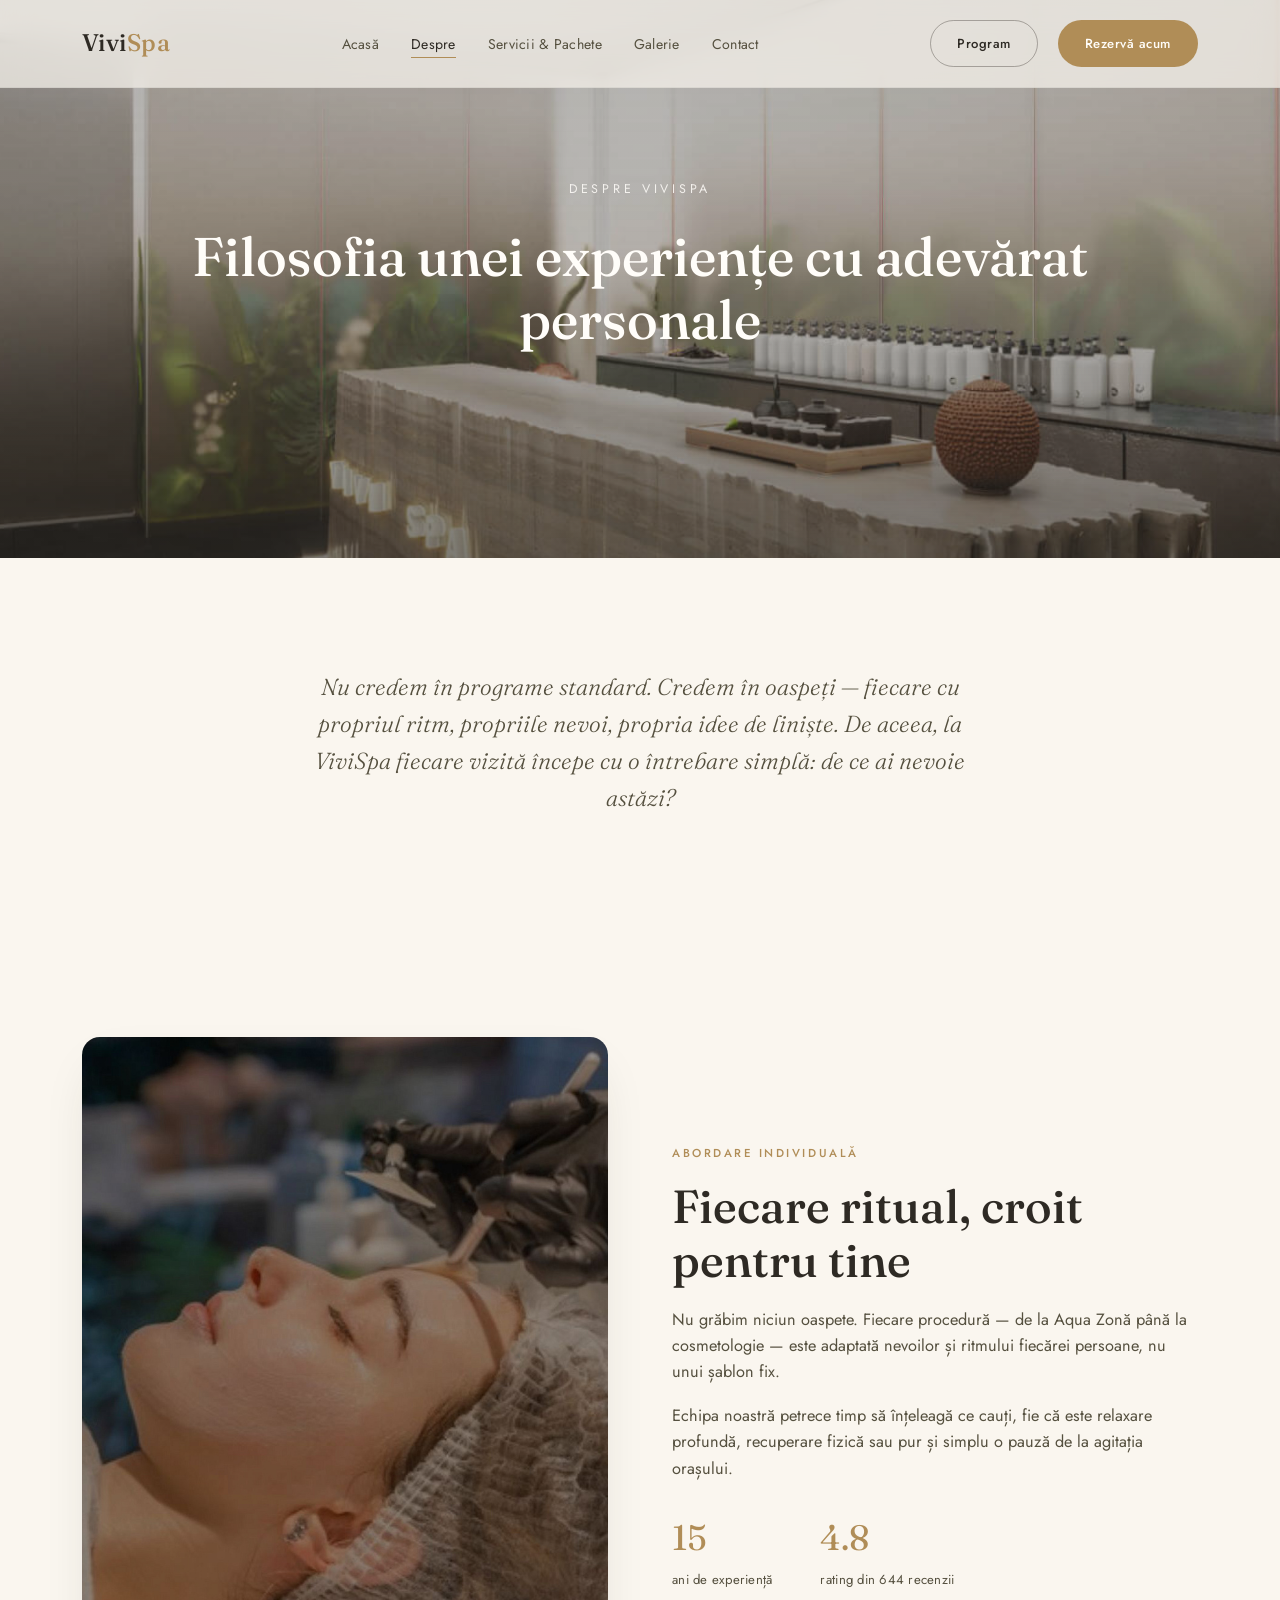
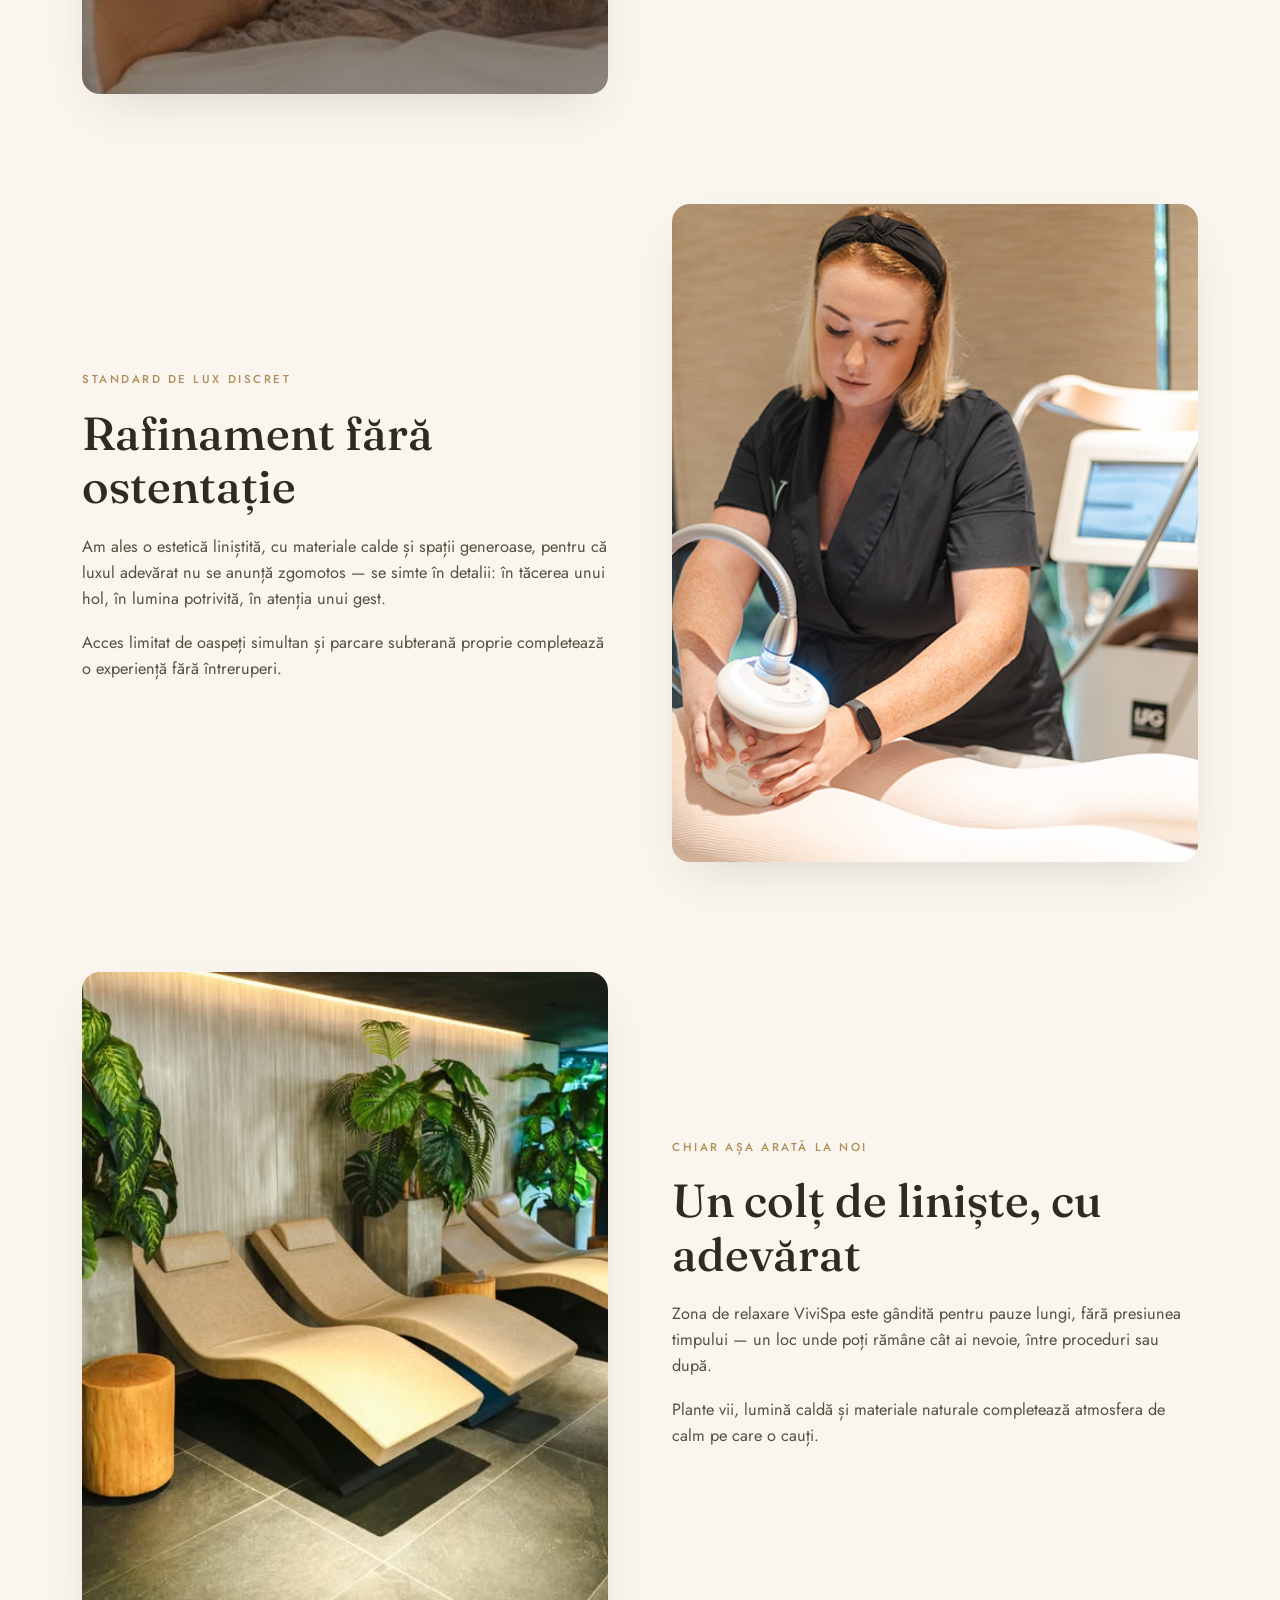
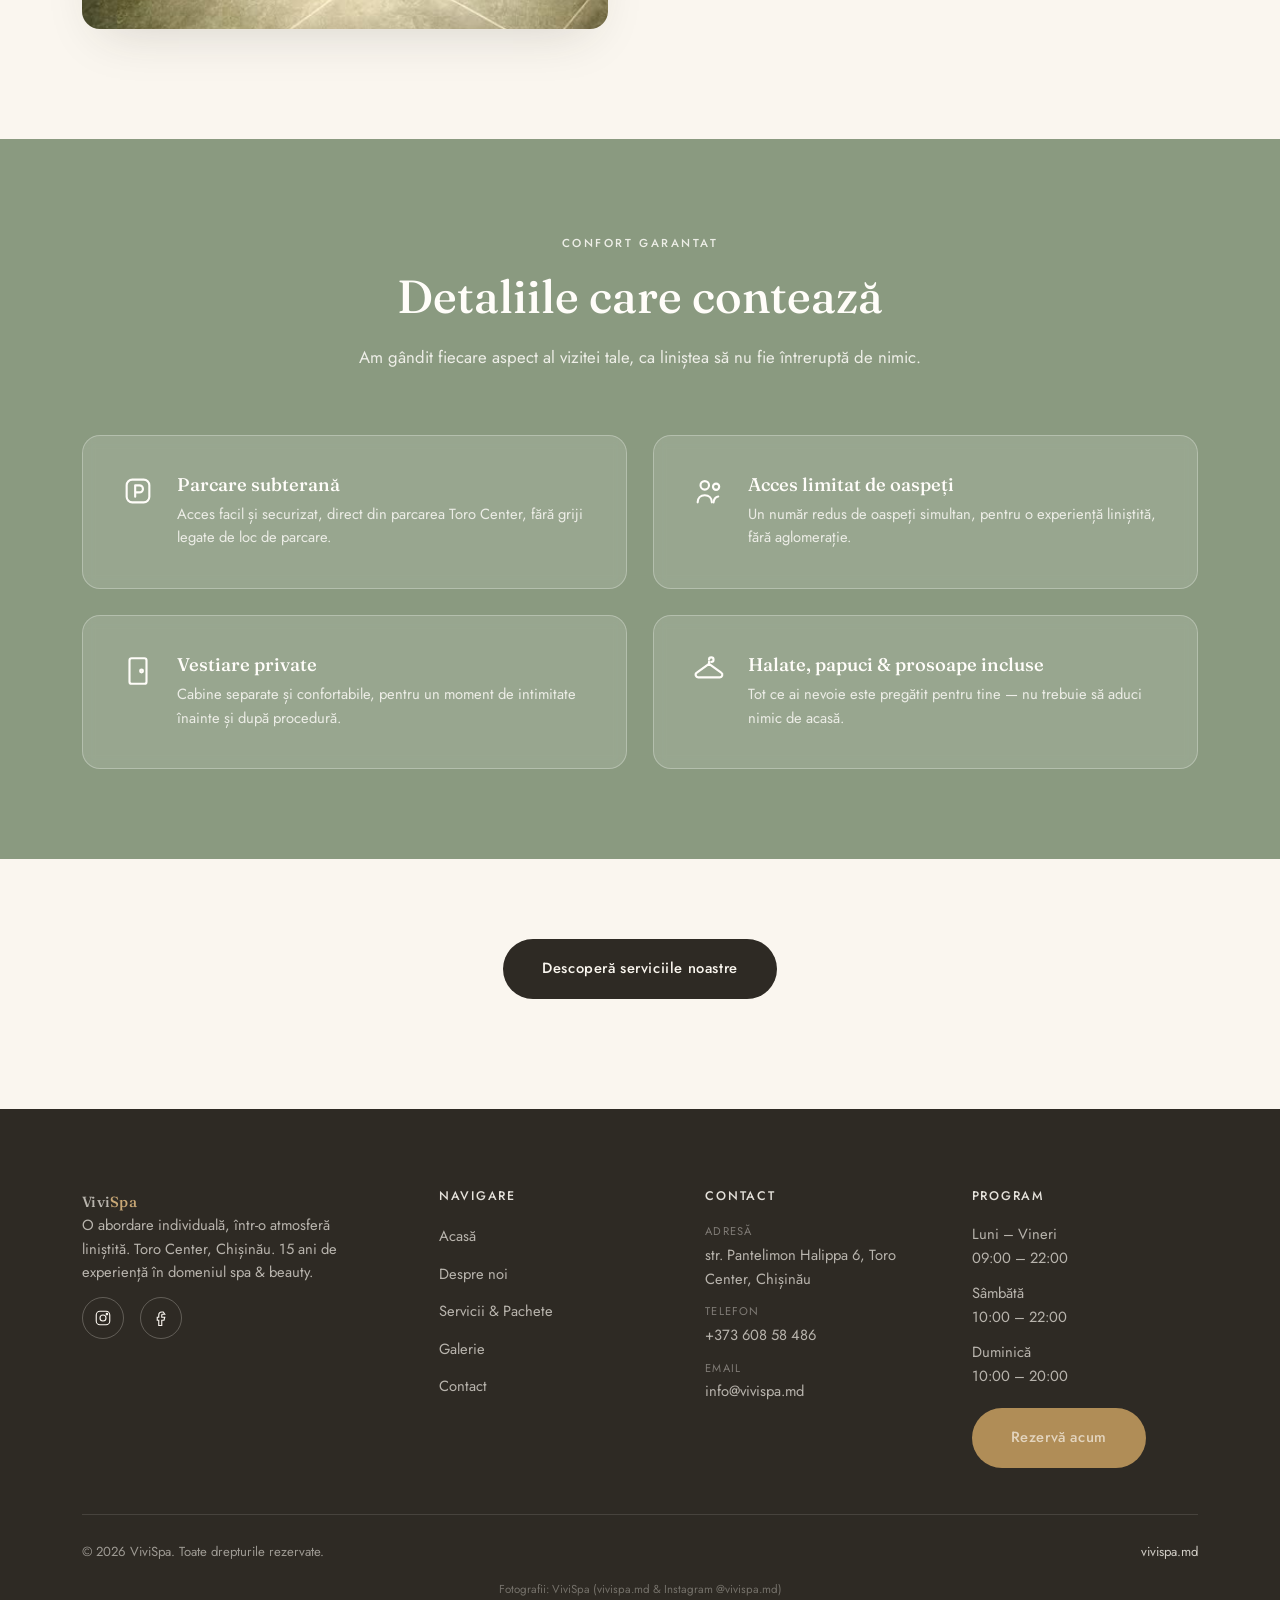
<file: despre.html>
<!DOCTYPE html>
<html lang="ro">
<head>
<meta charset="UTF-8">
<meta name="viewport" content="width=device-width, initial-scale=1.0">
<title>Despre noi — ViviSpa Chișinău</title>
<meta name="description" content="Filosofia ViviSpa: abordare individuală, atmosferă liniștită, standard de lux discret. Toro Center, Chișinău.">
<link rel="preconnect" href="https://fonts.googleapis.com">
<link rel="preconnect" href="https://fonts.gstatic.com" crossorigin>
<link href="https://fonts.googleapis.com/css2?family=Fraunces:ital,opsz,wght@0,9..144,300;0,9..144,400;0,9..144,500;0,9..144,600;1,9..144,400&family=Jost:wght@300;400;500;600&display=swap" rel="stylesheet">
<link rel="stylesheet" href="assets/styles.css">
</head>
<body>

<header>
  <div class="container">
    <a href="index.html" class="logo">Vivi<span>Spa</span></a>
    <nav>
      <ul>
        <li><a href="index.html">Acasă</a></li>
        <li><a href="despre.html" class="active">Despre</a></li>
        <li><a href="servicii.html">Servicii & Pachete</a></li>
        <li><a href="galerie.html">Galerie</a></li>
        <li><a href="contact.html">Contact</a></li>
      </ul>
    </nav>
    <div class="nav-actions">
      <a href="contact.html" class="btn btn-outline">Program</a>
      <a href="contact.html#contact-form" class="btn btn-gold">Rezervă acum</a>
      <button class="burger" id="burgerBtn" aria-label="Deschide meniul"><span></span><span></span><span></span></button>
    </div>
  </div>
  <div class="mobile-menu" id="mobileMenu">
    <a href="index.html">Acasă</a>
    <a href="despre.html">Despre</a>
    <a href="servicii.html">Servicii & Pachete</a>
    <a href="galerie.html">Galerie</a>
    <a href="contact.html">Contact</a>
  </div>
</header>

<section class="photo-hero page-hero">
  <img src="assets/images/real/masaj-popular.jpg" alt="Recepție ViviSpa">
  <div class="photo-hero-content">
    <span class="hero-eyebrow">Despre ViviSpa</span>
    <h1>Filosofia unei experiențe cu adevărat personale</h1>
  </div>
</section>

<section class="about reveal">
  <div class="container">
    <span class="divider"></span>
    <p>Nu credem în programe standard. Credem în oaspeți — fiecare cu propriul ritm, propriile nevoi, propria idee de liniște. De aceea, la ViviSpa fiecare vizită începe cu o întrebare simplă: de ce ai nevoie astăzi?</p>
  </div>
</section>

<section class="split-section">
  <div class="container">
    <div class="split-grid reveal">
      <div class="split-photo">
        <img src="assets/images/real/cosmetologie-banner.jpg" alt="Procedură de cosmetologie ViviSpa">
      </div>
      <div class="split-text">
        <span class="eyebrow">Abordare individuală</span>
        <h2 class="section-title">Fiecare ritual, croit pentru tine</h2>
        <p>Nu grăbim niciun oaspete. Fiecare procedură — de la Aqua Zonă până la cosmetologie — este adaptată nevoilor și ritmului fiecărei persoane, nu unui șablon fix.</p>
        <p>Echipa noastră petrece timp să înțeleagă ce cauți, fie că este relaxare profundă, recuperare fizică sau pur și simplu o pauză de la agitația orașului.</p>
        <div class="stat-row">
          <div>
            <span class="stat-num">15</span>
            <span class="stat-label">ani de experiență</span>
          </div>
          <div>
            <span class="stat-num">4.8</span>
            <span class="stat-label">rating din 644 recenzii</span>
          </div>
        </div>
      </div>
    </div>
  </div>
</section>

<section class="split-section" style="padding-top:0;">
  <div class="container">
    <div class="split-grid reverse reveal">
      <div class="split-photo">
        <img src="assets/images/real/body-aesthetics.jpeg" alt="Procedură de remodelare corporală ViviSpa">
      </div>
      <div class="split-text">
        <span class="eyebrow">Standard de lux discret</span>
        <h2 class="section-title">Rafinament fără ostentație</h2>
        <p>Am ales o estetică liniștită, cu materiale calde și spații generoase, pentru că luxul adevărat nu se anunță zgomotos — se simte în detalii: în tăcerea unui hol, în lumina potrivită, în atenția unui gest.</p>
        <p>Acces limitat de oaspeți simultan și parcare subterană proprie completează o experiență fără întreruperi.</p>
      </div>
    </div>
  </div>
</section>

<section class="split-section" style="padding-top:0;">
  <div class="container">
    <div class="split-grid reveal">
      <div class="split-photo">
        <img src="assets/images/vivispa-lounge.jpg" alt="Zona de relaxare ViviSpa - poză reală din salon">
      </div>
      <div class="split-text">
        <span class="eyebrow">Chiar așa arată la noi</span>
        <h2 class="section-title">Un colț de liniște, cu adevărat</h2>
        <p>Zona de relaxare ViviSpa este gândită pentru pauze lungi, fără presiunea timpului — un loc unde poți rămâne cât ai nevoie, între proceduri sau după.</p>
        <p>Plante vii, lumină caldă și materiale naturale completează atmosfera de calm pe care o cauți.</p>
      </div>
    </div>
  </div>
</section>

<section class="facilities">
  <div class="container">
    <div class="section-head reveal">
      <span class="eyebrow">Confort garantat</span>
      <h2 class="section-title">Detaliile care contează</h2>
      <p class="section-lead">Am gândit fiecare aspect al vizitei tale, ca liniștea să nu fie întreruptă de nimic.</p>
    </div>
    <div class="facilities-grid">
      <div class="facility-badge reveal">
        <svg viewBox="0 0 24 24" fill="none" stroke-width="1.5" stroke-linecap="round" stroke-linejoin="round"><rect x="4" y="4" width="16" height="16" rx="4"/><path d="M10 16V8h3a2.5 2.5 0 0 1 0 5h-3"/></svg>
        <div>
          <h3>Parcare subterană</h3>
          <p>Acces facil și securizat, direct din parcarea Toro Center, fără griji legate de loc de parcare.</p>
        </div>
      </div>
      <div class="facility-badge reveal reveal-delay-1">
        <svg viewBox="0 0 24 24" fill="none" stroke-width="1.5" stroke-linecap="round" stroke-linejoin="round"><circle cx="9" cy="8" r="3"/><path d="M4 20c0-3 2-5 5-5s5 2 5 5"/><circle cx="17" cy="9" r="2.2"/><path d="M15.2 20c.3-2.2 1.6-3.8 3.3-4.1"/></svg>
        <div>
          <h3>Acces limitat de oaspeți</h3>
          <p>Un număr redus de oaspeți simultan, pentru o experiență liniștită, fără aglomerație.</p>
        </div>
      </div>
      <div class="facility-badge reveal reveal-delay-2">
        <svg viewBox="0 0 24 24" fill="none" stroke-width="1.5" stroke-linecap="round" stroke-linejoin="round"><rect x="6" y="3" width="12" height="18" rx="1.5"/><circle cx="14.5" cy="12" r="1"/></svg>
        <div>
          <h3>Vestiare private</h3>
          <p>Cabine separate și confortabile, pentru un moment de intimitate înainte și după procedură.</p>
        </div>
      </div>
      <div class="facility-badge reveal reveal-delay-3">
        <svg viewBox="0 0 24 24" fill="none" stroke-width="1.5" stroke-linecap="round" stroke-linejoin="round"><path d="M12 4a1.6 1.6 0 1 1 1.6 1.6"/><path d="M12 5.6v1.3"/><path d="M12 6.9 3.4 13.2A1.8 1.8 0 0 0 4.5 16.5h15A1.8 1.8 0 0 0 20.6 13.2L12 6.9Z"/></svg>
        <div>
          <h3>Halate, papuci & prosoape incluse</h3>
          <p>Tot ce ai nevoie este pregătit pentru tine — nu trebuie să aduci nimic de acasă.</p>
        </div>
      </div>
    </div>
  </div>
</section>

<section class="about reveal" style="padding-top:80px;">
  <div class="container" style="text-align:center;">
    <a href="servicii.html" class="btn btn-primary">Descoperă serviciile noastre</a>
  </div>
</section>

<footer>
  <div class="container">
    <div class="footer-grid">
      <div class="footer-col">
        <a href="index.html" class="logo">Vivi<span>Spa</span></a>
        <p class="footer-tagline">O abordare individuală, într-o atmosferă liniștită. Toro Center, Chișinău. 15 ani de experiență în domeniul spa & beauty.</p>
        <div class="footer-social">
          <a href="https://www.instagram.com/vivispa.md/" target="_blank" rel="noopener" aria-label="Instagram">
            <svg viewBox="0 0 24 24" fill="none" stroke-width="1.5"><rect x="3" y="3" width="18" height="18" rx="5"/><circle cx="12" cy="12" r="4"/><circle cx="17.2" cy="6.8" r="1"/></svg>
          </a>
          <a href="https://www.facebook.com/vivi.spa.beauty/" target="_blank" rel="noopener" aria-label="Facebook">
            <svg viewBox="0 0 24 24" fill="none" stroke-width="1.5"><path d="M15 4h-2a4 4 0 0 0-4 4v3H7v4h2v7h4v-7h3l1-4h-4V8a1 1 0 0 1 1-1h3Z"/></svg>
          </a>
        </div>
      </div>
      <div class="footer-col">
        <h4>Navigare</h4>
        <ul>
          <li><a href="index.html">Acasă</a></li>
          <li><a href="despre.html">Despre noi</a></li>
          <li><a href="servicii.html">Servicii & Pachete</a></li>
          <li><a href="galerie.html">Galerie</a></li>
          <li><a href="contact.html">Contact</a></li>
        </ul>
      </div>
      <div class="footer-col">
        <h4>Contact</h4>
        <p><span class="fc-label">Adresă</span>str. Pantelimon Halippa 6, Toro Center, Chișinău</p>
        <p><span class="fc-label">Telefon</span><a href="tel:+37360858486">+373 608 58 486</a></p>
        <p><span class="fc-label">Email</span><a href="mailto:info@vivispa.md">info@vivispa.md</a></p>
      </div>
      <div class="footer-col">
        <h4>Program</h4>
        <p>Luni – Vineri<br>09:00 – 22:00</p>
        <p>Sâmbătă<br>10:00 – 22:00</p>
        <p>Duminică<br>10:00 – 20:00</p>
        <a href="contact.html#contact-form" class="btn btn-gold" style="margin-top:8px;">Rezervă acum</a>
      </div>
    </div>
    <div class="footer-bottom">
      <span>© 2026 ViviSpa. Toate drepturile rezervate.</span>
      <a href="https://vivispa.md" target="_blank" rel="noopener">vivispa.md</a>
    </div>
    <p class="footer-credit">Fotografii: ViviSpa (vivispa.md &amp; Instagram @vivispa.md)</p>
  </div>
</footer>

<a href="contact.html#contact-form" class="btn btn-gold sticky-cta" id="stickyCta">Rezervă acum</a>

<script src="assets/script.js"></script>
</body>
</html>
</file>
<file: assets/styles.css>
:root {
  --cream: #FAF6EF;
  --warm-beige: #EDE3D3;
  --warm-beige-2: #E4D6BE;
  --gold: #B08D57;
  --gold-soft: #C9A876;
  --sage: #8A9A80;
  --sage-soft: #A9B6A0;
  --charcoal: #2E2A24;
  --charcoal-soft: #55503F;
  --white: #FFFDF9;
  --shadow: 0 20px 50px -20px rgba(46, 42, 36, 0.18);
  --radius: 18px;
  --ease: cubic-bezier(.22,.61,.36,1);
}

* { box-sizing: border-box; margin: 0; padding: 0; }

html { scroll-behavior: smooth; }

body {
  font-family: 'Jost', sans-serif;
  background: var(--cream);
  color: var(--charcoal);
  line-height: 1.6;
  font-weight: 400;
  -webkit-font-smoothing: antialiased;
  overflow-x: hidden;
}

h1, h2, h3, h4 {
  font-family: 'Fraunces', serif;
  font-weight: 500;
  color: var(--charcoal);
  line-height: 1.15;
}

a { color: inherit; text-decoration: none; }
ul { list-style: none; }
img, svg { display: block; max-width: 100%; }

.container { max-width: 1180px; margin: 0 auto; padding: 0 32px; }
section { position: relative; }

.eyebrow {
  font-family: 'Jost', sans-serif;
  text-transform: uppercase;
  letter-spacing: 0.22em;
  font-size: 0.72rem;
  color: var(--gold);
  font-weight: 500;
  display: inline-block;
  margin-bottom: 18px;
}

.section-title { font-size: clamp(2rem, 4vw, 2.9rem); margin-bottom: 20px; }
.section-lead { max-width: 620px; color: var(--charcoal-soft); font-size: 1.05rem; }
.section-head { text-align: center; max-width: 700px; margin: 0 auto 64px; }
.section-head .section-lead { margin: 0 auto; }

.btn {
  display: inline-flex;
  align-items: center;
  justify-content: center;
  gap: 10px;
  padding: 17px 38px;
  border-radius: 999px;
  font-family: 'Jost', sans-serif;
  font-size: 0.92rem;
  letter-spacing: 0.04em;
  font-weight: 500;
  cursor: pointer;
  border: 1px solid transparent;
  transition: transform .45s var(--ease), box-shadow .45s var(--ease), background .3s ease, color .3s ease;
}

.btn-primary { background: var(--charcoal); color: var(--cream); }
.btn-primary:hover { transform: translateY(-3px); box-shadow: 0 16px 30px -12px rgba(46,42,36,0.45); }

.btn-outline { background: transparent; color: inherit; border-color: rgba(46,42,36,0.35); }
.btn-outline:hover { border-color: var(--charcoal); transform: translateY(-3px); }
.btn-outline.on-photo { color: var(--white); border-color: rgba(255,253,249,0.55); }
.btn-outline.on-photo:hover { border-color: var(--white); }

.btn-gold { background: var(--gold); color: var(--white); }
.btn-gold:hover { transform: translateY(-3px); box-shadow: 0 16px 30px -12px rgba(176,141,87,0.55); }

/* ===== NAV ===== */
header {
  position: fixed;
  top: 0; left: 0; right: 0;
  z-index: 500;
  padding: 20px 0;
  background: rgba(250, 246, 239, 0.72);
  backdrop-filter: blur(14px);
  -webkit-backdrop-filter: blur(14px);
  border-bottom: 1px solid rgba(46,42,36,0.06);
}
header .container { display: flex; align-items: center; justify-content: space-between; }

.logo { font-family: 'Fraunces', serif; font-size: 1.5rem; font-weight: 500; letter-spacing: 0.02em; }
.logo span { color: var(--gold); }

nav ul { display: flex; gap: 32px; }
nav a {
  font-size: 0.88rem;
  letter-spacing: 0.02em;
  color: var(--charcoal-soft);
  position: relative;
  padding-bottom: 4px;
  transition: color .3s ease;
}
nav a:hover, nav a.active { color: var(--charcoal); }
nav a::after {
  content: '';
  position: absolute;
  left: 0; bottom: 0;
  width: 0; height: 1px;
  background: var(--gold);
  transition: width .35s var(--ease);
}
nav a:hover::after, nav a.active::after { width: 100%; }

.nav-actions { display: flex; align-items: center; gap: 20px; }
.nav-actions .btn { padding: 12px 26px; font-size: 0.82rem; }

.burger {
  display: none;
  flex-direction: column;
  gap: 5px;
  background: none;
  border: none;
  cursor: pointer;
  padding: 6px;
}
.burger span { width: 24px; height: 1.5px; background: var(--charcoal); transition: transform .3s ease, opacity .3s ease; }
.burger.open span:nth-child(1) { transform: translateY(6.5px) rotate(45deg); }
.burger.open span:nth-child(2) { opacity: 0; }
.burger.open span:nth-child(3) { transform: translateY(-6.5px) rotate(-45deg); }
.mobile-menu { display: none; }

/* ===== PHOTO HERO (full-bleed, real photos) ===== */
.photo-hero {
  position: relative;
  min-height: 100vh;
  display: flex;
  align-items: center;
  justify-content: center;
  text-align: center;
  overflow: hidden;
}
.photo-hero.page-hero { min-height: 62vh; }
.photo-hero img {
  position: absolute;
  inset: 0;
  width: 100%; height: 100%;
  object-fit: cover;
  animation: heroImgIn 6s var(--ease) both;
}
@keyframes heroImgIn {
  from { transform: scale(1.14); opacity: 0.7; }
  to { transform: scale(1.04); opacity: 1; }
}

/* Homepage hero: 3 photos crossfading on an 18s loop, each with its own animation-delay set inline.
   fill-mode:backwards keeps a slide at opacity:0 during its own delay instead of the default
   opaque state, so the others don't get covered before their turn. */
.hero-slideshow .hero-slide {
  animation-name: heroSlideFade;
  animation-duration: 18s;
  animation-timing-function: ease-in-out;
  animation-iteration-count: infinite;
  animation-fill-mode: backwards;
}
@keyframes heroSlideFade {
  0%, 100% { opacity: 0; transform: scale(1.1); }
  8% { opacity: 1; transform: scale(1.06); }
  25% { opacity: 1; transform: scale(1.02); }
  33% { opacity: 0; transform: scale(1); }
}
.photo-hero::before {
  content: '';
  position: absolute; inset: 0;
  background: linear-gradient(180deg, rgba(46,42,36,0.38) 0%, rgba(46,42,36,0.30) 45%, rgba(46,42,36,0.62) 100%);
  z-index: 1;
}
.photo-hero-content { position: relative; z-index: 2; padding: 0 24px; color: var(--white); }
.hero-eyebrow {
  font-size: 0.78rem;
  letter-spacing: 0.3em;
  text-transform: uppercase;
  color: rgba(255,253,249,0.85);
  margin-bottom: 26px;
  display: block;
  animation: heroFadeUp .9s var(--ease) both;
  animation-delay: .15s;
}
.photo-hero h1 { font-size: clamp(2.4rem, 6.2vw, 4.6rem); max-width: 900px; margin: 0 auto 26px; font-weight: 500; color: var(--white); animation: heroFadeUp 1s var(--ease) both; animation-delay: .3s; }
.photo-hero.page-hero h1 { font-size: clamp(2.1rem, 5vw, 3.4rem); }
.photo-hero p { max-width: 560px; margin: 0 auto 42px; color: rgba(255,253,249,0.88); font-size: 1.12rem; animation: heroFadeUp 1s var(--ease) both; animation-delay: .45s; }
.photo-hero-content .btn { animation: heroFadeUp 1s var(--ease) both; animation-delay: .6s; }
@keyframes heroFadeUp {
  from { opacity: 0; transform: translateY(22px); }
  to { opacity: 1; transform: translateY(0); }
}
.rating-chip {
  display: inline-flex;
  align-items: center;
  gap: 8px;
  background: rgba(255,253,249,0.16);
  border: 1px solid rgba(255,253,249,0.4);
  color: var(--white);
  padding: 8px 18px;
  border-radius: 999px;
  font-size: 0.82rem;
  margin-bottom: 30px;
  letter-spacing: 0.02em;
  backdrop-filter: blur(6px);
  animation: heroFadeUp .9s var(--ease) both;
  animation-delay: .3s;
}
.rating-chip strong { color: var(--gold-soft); }

/* ===== REVEAL ===== */
.reveal { opacity: 0; transform: translateY(28px); transition: opacity .9s var(--ease), transform .9s var(--ease); }
.reveal.visible { opacity: 1; transform: translateY(0); }
.reveal-delay-1.visible { transition-delay: .12s; }
.reveal-delay-2.visible { transition-delay: .24s; }
.reveal-delay-3.visible { transition-delay: .36s; }

/* ===== ABOUT / PHILOSOPHY ===== */
.about { padding: 110px 0; text-align: center; }
.about .container { max-width: 780px; }
.about p {
  font-size: clamp(1.15rem, 2vw, 1.45rem);
  font-family: 'Fraunces', serif;
  font-weight: 300;
  font-style: italic;
  color: var(--charcoal-soft);
  line-height: 1.6;
}
.about .divider { width: 46px; height: 2px; background: var(--gold); margin: 0 auto 40px; }

.split-section { padding: 110px 0; }
.split-grid { display: grid; grid-template-columns: 1fr 1fr; gap: 64px; align-items: center; }
.split-grid img { border-radius: var(--radius); box-shadow: var(--shadow); width: 100%; aspect-ratio: 4/5; object-fit: cover; }
.split-grid.reverse .split-photo { order: 2; }
.split-photo { position: relative; }
.split-text p { color: var(--charcoal-soft); margin-bottom: 18px; font-size: 1.02rem; }

/* ===== STOCK PHOTO DISCLOSURE ===== */
.stock-tag {
  position: absolute; left: 14px; top: 14px; z-index: 3;
  background: rgba(46,42,36,0.72);
  backdrop-filter: blur(3px);
  color: var(--white);
  font-size: 0.68rem;
  letter-spacing: 0.03em;
  padding: 6px 12px;
  border-radius: 999px;
  opacity: 0; transform: translateY(-6px);
  transition: opacity .35s ease, transform .35s ease;
  pointer-events: none;
}
.service-photo:hover .stock-tag,
.package-card:hover .stock-tag,
.split-photo:hover .stock-tag,
.gallery-item:hover .stock-tag {
  opacity: 1; transform: translateY(0);
}

.stat-row { display: flex; gap: 48px; margin-top: 28px; flex-wrap: wrap; }
.stat-row .stat-num { font-family: 'Fraunces', serif; font-size: 2.2rem; color: var(--gold); display: block; }
.stat-row .stat-label { font-size: 0.82rem; color: var(--charcoal-soft); letter-spacing: 0.02em; }

/* ===== SERVICES ===== */
.services { padding: 100px 0; background: var(--warm-beige); }
.services-grid { display: grid; grid-template-columns: repeat(3, 1fr); gap: 28px; }
.service-card {
  display: block;
  background: var(--white);
  border-radius: var(--radius);
  overflow: hidden;
  box-shadow: var(--shadow);
  text-decoration: none;
  color: inherit;
  cursor: pointer;
  transition: transform .5s var(--ease), box-shadow .5s var(--ease);
}
.service-card:hover { transform: translateY(-8px); box-shadow: 0 30px 60px -20px rgba(46,42,36,0.25); }
.service-photo { position: relative; aspect-ratio: 16/10; overflow: hidden; }
.service-photo img { width: 100%; height: 100%; object-fit: cover; transition: transform .7s var(--ease); }
.service-card:hover .service-photo img { transform: scale(1.06); }
.service-icon {
  position: absolute; bottom: -22px; left: 24px;
  width: 46px; height: 46px;
  border-radius: 50%;
  background: var(--white);
  display: flex; align-items: center; justify-content: center;
  box-shadow: var(--shadow);
}
.service-icon svg { width: 22px; height: 22px; stroke: var(--gold); }
.service-body { padding: 36px 26px 30px; }
.service-card h3 { font-size: 1.2rem; margin-bottom: 10px; }
.service-card p { color: var(--charcoal-soft); font-size: 0.94rem; margin-bottom: 16px; }
.service-tags { display: flex; flex-wrap: wrap; gap: 8px; }
.service-tags span {
  font-size: 0.72rem;
  letter-spacing: 0.02em;
  color: var(--gold);
  background: var(--warm-beige);
  padding: 5px 12px;
  border-radius: 999px;
}

.services-grid.carousel-track {
  display: flex;
  gap: 28px;
  width: max-content;
  padding-bottom: 4px;
  animation: carousel-marquee linear infinite;
  animation-duration: var(--marquee-duration, 15s);
}
.services-grid.carousel-track .service-card {
  flex: 0 0 var(--card-width, 320px);
}

/* ===== PACKAGES ===== */
.packages { padding: 120px 0; }
.packages-grid { display: grid; grid-template-columns: repeat(3, 1fr); gap: 26px; margin-bottom: 50px; }
.package-card {
  position: relative;
  border-radius: var(--radius);
  overflow: hidden;
  aspect-ratio: 3/4;
  box-shadow: var(--shadow);
}
.package-card img { position: absolute; inset: 0; width: 100%; height: 100%; object-fit: cover; transition: transform .6s var(--ease); }
.package-card:hover img { transform: scale(1.07); }
.package-card::after {
  content: '';
  position: absolute; inset: 0;
  background: linear-gradient(180deg, rgba(46,42,36,0.05) 40%, rgba(46,42,36,0.82) 100%);
}
.package-body { position: absolute; left: 0; right: 0; bottom: 0; z-index: 2; padding: 28px 26px; color: var(--white); }
.package-body h3 { color: var(--white); font-size: 1.25rem; margin-bottom: 8px; }
.package-body p { color: rgba(255,253,249,0.85); font-size: 0.88rem; }

.gift-banner {
  display: flex; align-items: center; justify-content: space-between; gap: 24px;
  background: var(--charcoal); color: var(--cream);
  border-radius: var(--radius); padding: 36px 44px; flex-wrap: wrap;
}
.gift-banner h4 { color: var(--cream); font-size: 1.3rem; margin-bottom: 6px; }
.gift-banner p { color: rgba(250,246,239,0.7); font-size: 0.92rem; }
.gift-banner-img { width: 110px; height: auto; border-radius: 10px; flex-shrink: 0; box-shadow: 0 12px 30px -10px rgba(0,0,0,0.5); }

/* ===== FACILITIES ===== */
.facilities { padding: 90px 0; background: var(--sage); }
.facilities .section-head .section-lead { color: rgba(255,253,249,0.85); }
.facilities .section-head h2 { color: var(--white); }
.facilities .eyebrow { color: var(--white); opacity: 0.85; }
.facilities-grid { display: grid; grid-template-columns: repeat(2, 1fr); gap: 26px; }
.facility-badge {
  background: rgba(255,253,249,0.12);
  border: 1px solid rgba(255,253,249,0.28);
  border-radius: var(--radius);
  padding: 38px;
  display: flex; gap: 22px; align-items: flex-start;
  color: var(--white);
  backdrop-filter: blur(6px);
}
.facility-badge svg { width: 34px; height: 34px; stroke: var(--white); flex-shrink: 0; }
.facility-badge h3 { color: var(--white); font-size: 1.15rem; margin-bottom: 8px; }
.facility-badge p { color: rgba(255,253,249,0.82); font-size: 0.92rem; }

/* ===== REVIEWS ===== */
.reviews { padding: 120px 0; }
.rating-summary { text-align: center; margin-bottom: 60px; }
.rating-summary .stars { color: var(--gold); font-size: 1.6rem; letter-spacing: 4px; margin-bottom: 10px; }
.rating-summary .score { font-family: 'Fraunces', serif; font-size: 3rem; }
.rating-summary .score span { font-size: 1.2rem; color: var(--charcoal-soft); }
.rating-summary p { color: var(--charcoal-soft); font-size: 0.95rem; }
.review-card {
  background: var(--warm-beige);
  border-radius: var(--radius);
  padding: 36px 30px;
  flex: 0 0 var(--card-width, 320px);
}
.review-card .stars { color: var(--gold); font-size: 0.9rem; margin-bottom: 16px; letter-spacing: 2px; }
.review-card p { font-size: 0.95rem; color: var(--charcoal-soft); margin-bottom: 22px; }
.review-card .reviewer { font-size: 0.85rem; font-weight: 500; color: var(--charcoal); }

/* Continuous CSS marquee: content is duplicated once in JS, so -50% is exactly
   one set's width and the loop point is mathematically seamless (no scroll races). */
.carousel-wrap { position: relative; overflow: hidden; }
.carousel-track {
  display: flex;
  gap: 26px;
  width: max-content;
  padding-bottom: 4px;
  animation: carousel-marquee linear infinite;
  animation-duration: var(--marquee-duration, 15s);
}
@keyframes carousel-marquee {
  from { transform: translateX(0); }
  to { transform: translateX(calc(-1 * var(--slide-distance, 50%))); }
}
.carousel-arrow {
  position: absolute;
  top: 50%; transform: translateY(-50%);
  width: 46px; height: 46px;
  border-radius: 50%;
  background: var(--white);
  border: 1px solid rgba(46,42,36,0.12);
  box-shadow: var(--shadow);
  display: flex; align-items: center; justify-content: center;
  cursor: pointer;
  z-index: 3;
  transition: background .3s ease, transform .3s ease;
}
.carousel-arrow:hover { background: var(--gold); }
.carousel-arrow:hover svg { stroke: var(--white); }
.carousel-arrow svg { width: 18px; height: 18px; stroke: var(--charcoal); transition: stroke .3s ease; }
.carousel-arrow.prev { left: -23px; }
.carousel-arrow.next { right: -23px; }
@media (max-width: 960px) {
  .carousel-arrow { display: none; }
}

/* ===== GALLERY ===== */
.gallery { padding: 100px 0; background: var(--warm-beige); }
.gallery-grid {
  display: grid;
  grid-template-columns: repeat(3, 1fr);
  grid-auto-rows: 260px;
  gap: 18px;
}
.gallery-item { border-radius: var(--radius); position: relative; overflow: hidden; cursor: pointer; }
.gallery-item.tall { grid-row: span 2; }
.gallery-item img { width: 100%; height: 100%; object-fit: cover; transition: transform .6s var(--ease); }
.gallery-item:hover img { transform: scale(1.08); }
.gallery-item::after {
  content: '';
  position: absolute; inset: 0;
  background: linear-gradient(180deg, transparent 60%, rgba(46,42,36,0.55) 100%);
  opacity: 0; transition: opacity .4s ease;
}
.gallery-item:hover::after { opacity: 1; }
.gallery-item .gallery-caption {
  position: absolute; left: 18px; bottom: 14px; z-index: 2;
  color: var(--white); font-size: 0.85rem; letter-spacing: 0.03em;
  opacity: 0; transform: translateY(8px);
  transition: opacity .4s ease, transform .4s ease;
}
.gallery-item:hover .gallery-caption { opacity: 1; transform: translateY(0); }

.lightbox {
  position: fixed; inset: 0; z-index: 900;
  background: rgba(20, 18, 14, 0.92);
  display: flex; align-items: center; justify-content: center;
  opacity: 0; pointer-events: none;
  transition: opacity .35s ease;
  padding: 40px;
}
.lightbox.open { opacity: 1; pointer-events: auto; }
.lightbox img { max-width: 90vw; max-height: 84vh; border-radius: 12px; box-shadow: 0 30px 80px rgba(0,0,0,0.5); }
.lightbox-close {
  position: absolute; top: 26px; right: 30px;
  width: 44px; height: 44px; border-radius: 50%;
  background: rgba(255,253,249,0.12); border: 1px solid rgba(255,253,249,0.3);
  color: var(--white); font-size: 1.4rem; cursor: pointer;
  display: flex; align-items: center; justify-content: center;
}
.lightbox-caption { position: absolute; bottom: 30px; left: 0; right: 0; text-align: center; color: rgba(255,253,249,0.8); font-size: 0.9rem; }

/* ===== SERVICE MODAL ===== */
.service-modal {
  position: fixed; inset: 0; z-index: 900;
  background: rgba(20, 18, 14, 0.72);
  display: flex; align-items: center; justify-content: center;
  opacity: 0; pointer-events: none;
  transition: opacity .35s ease;
  padding: 24px;
}
.service-modal.open { opacity: 1; pointer-events: auto; }
.service-modal-inner {
  background: var(--cream);
  border-radius: var(--radius);
  max-width: 720px; width: 100%;
  max-height: 88vh;
  overflow-y: auto;
  position: relative;
  box-shadow: 0 40px 90px rgba(0,0,0,0.4);
  transform: translateY(16px);
  transition: transform .35s ease;
}
.service-modal.open .service-modal-inner { transform: translateY(0); }
.service-modal-close {
  position: absolute; top: 18px; right: 18px; z-index: 2;
  width: 40px; height: 40px; border-radius: 50%;
  background: rgba(20,18,14,0.5); border: none;
  color: var(--white); font-size: 1.3rem; cursor: pointer;
  display: flex; align-items: center; justify-content: center;
}
.service-modal-photo { aspect-ratio: 16/9; overflow: hidden; }
.service-modal-photo img { width: 100%; height: 100%; object-fit: cover; }
.service-modal-body { padding: 34px 36px 38px; }
.service-modal-body h3 { font-size: 1.5rem; margin-bottom: 14px; }
.service-modal-body p { color: var(--charcoal-soft); font-size: 1rem; line-height: 1.7; margin-bottom: 20px; }
.service-modal-body .service-tags { margin-bottom: 28px; }
.service-modal-body .btn { width: 100%; text-align: center; }

/* ===== CONTACT ===== */
.contact { padding: 120px 0; }

.booking-form {
  background: var(--warm-beige);
  border-radius: var(--radius);
  padding: 42px;
  max-width: 720px;
  margin: 0 auto 90px;
}
.booking-row { display: grid; grid-template-columns: 1fr 1fr; gap: 22px; }
.field { margin-bottom: 20px; }
.field label {
  display: block;
  font-size: 0.78rem;
  text-transform: uppercase;
  letter-spacing: 0.1em;
  color: var(--charcoal-soft);
  margin-bottom: 8px;
}
.field input, .field select, .field textarea {
  width: 100%;
  padding: 13px 16px;
  border: 1px solid rgba(46,42,36,0.16);
  border-radius: 10px;
  background: var(--white);
  color: var(--charcoal);
  font-family: 'Jost', sans-serif;
  font-size: 0.95rem;
  transition: border-color .3s ease;
}
.field input:focus, .field select:focus, .field textarea:focus {
  outline: none;
  border-color: var(--gold);
}
.field textarea { resize: vertical; }
.field input:invalid.touched, .field input.invalid {
  border-color: #b0574f;
}
.field-error {
  display: block;
  min-height: 1.1em;
  font-size: 0.76rem;
  color: #b0574f;
  margin-top: 6px;
}
.date-field {
  position: relative;
  background: var(--white);
  border: 1px solid rgba(46,42,36,0.16);
  border-radius: 10px;
  transition: border-color .3s ease;
}
.date-field:focus-within { border-color: var(--gold); }
.field input[type="date"] {
  color-scheme: light;
  cursor: pointer;
  position: relative;
  z-index: 0;
  background: transparent;
  border: none;
}
.field input[type="date"]:focus { border-color: transparent; }
.field input[type="date"]::-webkit-calendar-picker-indicator {
  filter: invert(56%) sepia(24%) saturate(701%) hue-rotate(1deg) brightness(94%) contrast(87%);
  cursor: pointer;
}
/* Hide the raw "zz/ll/aaaa" placeholder segments until a date is chosen,
   showing a clean custom placeholder instead. */
.field input[type="date"]:not(.has-value)::-webkit-datetime-edit-year-field,
.field input[type="date"]:not(.has-value)::-webkit-datetime-edit-month-field,
.field input[type="date"]:not(.has-value)::-webkit-datetime-edit-day-field,
.field input[type="date"]:not(.has-value)::-webkit-datetime-edit-text {
  color: transparent;
}
.date-placeholder {
  position: absolute;
  left: 16px; top: 50%; transform: translateY(-50%);
  font-size: 0.95rem;
  color: rgba(46,42,36,0.42);
  pointer-events: none;
  z-index: 1;
}
.field input[type="date"].has-value ~ .date-placeholder { display: none; }
.booking-form .btn { width: 100%; border: none; cursor: pointer; }
.booking-form .btn:disabled { opacity: 0.6; cursor: not-allowed; }
.booking-status { margin-top: 14px; font-size: 0.9rem; text-align: center; min-height: 1.2em; }
.booking-status.success { color: var(--sage); }
.booking-status.error { color: #b0574f; }

.contact-grid { display: grid; grid-template-columns: 1fr 1fr; gap: 60px; }
.contact-info h3 { font-size: 1.4rem; margin-bottom: 26px; }
.contact-row { display: flex; gap: 16px; margin-bottom: 22px; align-items: flex-start; }
.contact-row svg { width: 22px; height: 22px; stroke: var(--gold); flex-shrink: 0; margin-top: 3px; }
.contact-row div a { color: var(--charcoal); border-bottom: 1px solid transparent; transition: border-color .3s ease; }
.contact-row div a:hover { border-color: var(--gold); }
.contact-row .label { font-size: 0.78rem; text-transform: uppercase; letter-spacing: 0.12em; color: var(--charcoal-soft); margin-bottom: 3px; }

.schedule { background: var(--warm-beige); border-radius: var(--radius); padding: 34px 36px; }
.schedule h3 { font-size: 1.4rem; margin-bottom: 22px; }
.schedule-row { display: flex; justify-content: space-between; padding: 11px 0; border-bottom: 1px solid rgba(46,42,36,0.08); font-size: 0.92rem; }
.schedule-row:last-child { border-bottom: none; }
.schedule-row.peak {
  background: rgba(176,141,87,0.14);
  margin: 0 -14px; padding: 11px 14px; border-radius: 10px;
  border-bottom-color: transparent; font-weight: 500;
}
.schedule-row .peak-tag { font-size: 0.7rem; text-transform: uppercase; letter-spacing: 0.06em; color: var(--gold); margin-left: 8px; }
.contact-info .btn { margin-top: 10px; }

/* ===== FOOTER ===== */
footer { background: var(--charcoal); color: var(--cream); padding: 80px 0 30px; }
.footer-grid {
  display: grid;
  grid-template-columns: 1.4fr 1fr 1fr 1fr;
  gap: 40px;
  padding-bottom: 46px;
  border-bottom: 1px solid rgba(250,246,239,0.12);
}
footer .logo { color: var(--cream); margin-bottom: 14px; }
footer .logo span { color: var(--gold-soft); }
.footer-tagline { color: rgba(250,246,239,0.6); font-size: 0.9rem; max-width: 280px; margin-bottom: 22px; }
.footer-social { display: flex; gap: 16px; }
.footer-social a {
  width: 42px; height: 42px; border: 1px solid rgba(250,246,239,0.25); border-radius: 50%;
  display: flex; align-items: center; justify-content: center;
  transition: border-color .3s ease, background .3s ease;
}
.footer-social a:hover { border-color: var(--gold-soft); background: rgba(176,141,87,0.15); }
.footer-social svg { width: 18px; height: 18px; stroke: var(--cream); }

.footer-col h4 {
  color: var(--cream);
  font-family: 'Jost', sans-serif;
  font-size: 0.78rem;
  text-transform: uppercase;
  letter-spacing: 0.14em;
  font-weight: 500;
  margin-bottom: 20px;
  color: rgba(250,246,239,0.9);
}
.footer-col ul li { margin-bottom: 12px; }
.footer-col a { color: rgba(250,246,239,0.68); font-size: 0.92rem; transition: color .3s ease; }
.footer-col a:hover { color: var(--gold-soft); }
.footer-col p { color: rgba(250,246,239,0.68); font-size: 0.92rem; margin-bottom: 12px; }
.footer-col .fc-label { display: block; font-size: 0.7rem; text-transform: uppercase; letter-spacing: 0.1em; color: rgba(250,246,239,0.4); margin-bottom: 3px; }

.footer-bottom {
  display: flex; justify-content: space-between; align-items: center; padding-top: 26px;
  flex-wrap: wrap; gap: 10px; font-size: 0.82rem; color: rgba(250,246,239,0.55);
}
.footer-bottom a { color: rgba(250,246,239,0.8); }
.footer-credit { font-size: 0.72rem; color: rgba(250,246,239,0.35); text-align: center; padding-top: 18px; }
.footer-credit a { color: rgba(250,246,239,0.5); }

@media (max-width: 960px) {
  .footer-grid { grid-template-columns: 1fr 1fr; }
}
@media (max-width: 600px) {
  .footer-grid { grid-template-columns: 1fr; }
}

/* ===== STICKY CTA ===== */
.sticky-cta {
  position: fixed; bottom: 26px; right: 26px; z-index: 600;
  padding: 15px 26px; font-size: 0.85rem;
  box-shadow: 0 18px 40px -14px rgba(46,42,36,0.5);
  opacity: 0; transform: translateY(16px); pointer-events: none;
  transition: opacity .4s ease, transform .4s ease;
}
.sticky-cta.show { opacity: 1; transform: translateY(0); pointer-events: auto; }

/* ===== RESPONSIVE ===== */
@media (max-width: 960px) {
  .services-grid, .packages-grid, .reviews-grid { grid-template-columns: repeat(2, 1fr); }
  .gallery-grid { grid-template-columns: repeat(2, 1fr); }
  .contact-grid { grid-template-columns: 1fr; gap: 44px; }
  .booking-row { grid-template-columns: 1fr; gap: 0; }
  .booking-form { padding: 30px; }
  .split-grid { grid-template-columns: 1fr; gap: 36px; }
  .split-grid.reverse .split-photo { order: 0; }
}

@media (max-width: 760px) {
  nav, .nav-actions .btn-outline { display: none; }
  .burger { display: flex; }
  .nav-actions .btn-gold { padding: 10px 20px; font-size: 0.78rem; }

  .mobile-menu {
    position: fixed; top: 68px; left: 0; right: 0;
    background: var(--cream); border-bottom: 1px solid rgba(46,42,36,0.1);
    padding: 10px 32px 26px;
    flex-direction: column; gap: 4px;
    transform: translateY(-12px); opacity: 0; pointer-events: none;
    transition: opacity .35s ease, transform .35s ease;
    z-index: 400;
  }
  .mobile-menu.open { display: flex; opacity: 1; transform: translateY(0); pointer-events: auto; }
  .mobile-menu a { padding: 13px 0; border-bottom: 1px solid rgba(46,42,36,0.06); font-size: 0.98rem; }

  .services-grid, .packages-grid, .reviews-grid, .gallery-grid, .facilities-grid { grid-template-columns: 1fr; }
  .gallery-grid { grid-auto-rows: 220px; }
  .gallery-item.tall { grid-row: span 1; }
  .about { padding: 90px 0 70px; }
  .split-section { padding: 80px 0; }
  .gift-banner { flex-direction: column; align-items: flex-start; }
  .container { padding: 0 22px; }
  .sticky-cta { right: 18px; bottom: 18px; padding: 13px 22px; font-size: 0.8rem; }
  .photo-hero.page-hero { min-height: 46vh; }
}

@media (prefers-reduced-motion: reduce) {
  html { scroll-behavior: auto; }
  .reveal { transition: none; opacity: 1; transform: none; }
}
</file>
<file: demourisplendesa/assets/styles.css>
/* ============================================================
   Bare Beauty — minimal, natural-look injectables
   Palette: #FFFFFF bg · #EDE4DC soft nude · #B8A99A stone
            #2B2622 warm near-black · #6B625B muted body
   Type:    Fraunces (serif, headings) · Inter (sans, body)
   ============================================================ */

:root {
  --white:  #FFFFFF;
  --nude:   #EDE4DC;
  --stone:  #B8A99A;
  --ink:    #2B2622;
  --muted:  #6B625B;

  --serif: "Fraunces", Georgia, serif;
  --sans:  "Inter", system-ui, -apple-system, sans-serif;

  /* Generous, deliberate whitespace — empty space is part of the design */
  --gutter: clamp(1.5rem, 6vw, 8rem);
  --section-gap: clamp(6rem, 14vw, 12rem);

  --ease: cubic-bezier(0.22, 1, 0.36, 1);
}

*,
*::before,
*::after { box-sizing: border-box; }

html { scroll-behavior: smooth; }

body {
  margin: 0;
  background: var(--white);
  color: var(--ink);
  font-family: var(--sans);
  font-weight: 300;
  line-height: 1.65;
  -webkit-font-smoothing: antialiased;
  text-rendering: optimizeLegibility;
}

img { display: block; max-width: 100%; height: auto; }

a { color: inherit; }

/* ---------- Header ---------- */
.site-header {
  position: absolute;
  top: 0; left: 0; right: 0;
  display: flex;
  align-items: center;
  justify-content: space-between;
  padding: clamp(1.25rem, 3vw, 2.25rem) var(--gutter);
  z-index: 10;
}

.brand {
  font-family: var(--serif);
  font-weight: 400;
  font-size: 1.1rem;
  letter-spacing: 0.02em;
  text-decoration: none;
  color: var(--ink);
}

.header-link {
  font-size: 0.82rem;
  letter-spacing: 0.14em;
  text-transform: uppercase;
  text-decoration: none;
  color: var(--muted);
}

/* Shared "line that says less" underline reveal */
.reveal-link {
  position: relative;
  display: inline-block;
}
.reveal-link::after {
  content: "";
  position: absolute;
  left: 0; bottom: -0.28em;
  width: 100%;
  height: 1px;
  background: var(--stone);
  transform: scaleX(0);
  transform-origin: left;
  transition: transform 0.5s var(--ease);
}
.reveal-link:hover::after { transform: scaleX(1); }

/* ---------- Hero (typographic over ghosted slideshow) ---------- */
.hero {
  position: relative;
  overflow: hidden;
  min-height: 100svh;
  display: flex;
  align-items: center;
  padding: 8rem var(--gutter) var(--section-gap);
}

.hero-bg { position: absolute; inset: 0; z-index: 0; }

.hero-slide {
  position: absolute;
  inset: 0;
  background-size: cover;
  background-position: center;
  opacity: 0;
  transform: scale(1.06);
  transition: opacity 2.4s ease, transform 9s ease;
  will-change: opacity, transform;
}
.hero-slide.is-active { opacity: 1; transform: scale(1); }

/* White scrim: images fade almost to nothing — atmosphere, not photo.
   Stronger on the left where the type sits. */
.hero-bg::after {
  content: "";
  position: absolute;
  inset: 0;
  background:
    linear-gradient(102deg,
      rgba(255, 255, 255, 0.95) 0%,
      rgba(255, 255, 255, 0.88) 42%,
      rgba(255, 255, 255, 0.70) 100%),
    linear-gradient(to bottom,
      rgba(255, 255, 255, 0.55) 0%,
      rgba(255, 255, 255, 0.60) 55%,
      rgba(255, 255, 255, 0.85) 100%);
}

.hero-inner { position: relative; z-index: 2; max-width: 46rem; }

.eyebrow {
  margin: 0 0 1.75rem;
  font-size: 0.78rem;
  letter-spacing: 0.24em;
  text-transform: uppercase;
  color: var(--stone);
}

.hero-title {
  font-family: var(--serif);
  font-weight: 300;
  font-size: clamp(3.4rem, 12vw, 8.5rem);
  line-height: 0.98;
  letter-spacing: -0.03em;
  margin: 0 0 2rem;
  color: var(--ink);
}

.hero-sub {
  max-width: 32rem;
  margin: 0 0 2.75rem;
  font-size: clamp(1rem, 1.4vw, 1.15rem);
  color: var(--muted);
}

.text-cta {
  font-size: 0.9rem;
  letter-spacing: 0.14em;
  text-transform: uppercase;
  text-decoration: none;
  color: var(--ink);
}

.hero-scroll {
  position: absolute;
  left: 50%;
  bottom: 2rem;
  transform: translateX(-50%);
  z-index: 2;
  font-size: 0.68rem;
  letter-spacing: 0.24em;
  text-transform: uppercase;
  color: var(--stone);
}
.hero-scroll::after {
  content: "";
  display: block;
  width: 1px;
  height: 2.4rem;
  margin: 0.6rem auto 0;
  background: linear-gradient(var(--stone), transparent);
  animation: scrollpulse 2.6s var(--ease) infinite;
  transform-origin: top;
}
@keyframes scrollpulse {
  0%, 100% { transform: scaleY(0.35); opacity: 0.4; }
  50%      { transform: scaleY(1);    opacity: 1; }
}

/* ---------- Hero load sequence (staggered rise) ---------- */
.js .hero-inner > *,
.js .hero-scroll {
  opacity: 0;
  transform: translateY(16px);
}
.js body.loaded .hero-inner > *,
.js body.loaded .hero-scroll {
  opacity: 1;
  transform: none;
  transition: opacity 1.1s ease, transform 1.1s var(--ease);
}
.js body.loaded .hero-inner > *:nth-child(1) { transition-delay: 0.15s; }
.js body.loaded .hero-inner > *:nth-child(2) { transition-delay: 0.32s; }
.js body.loaded .hero-inner > *:nth-child(3) { transition-delay: 0.52s; }
.js body.loaded .hero-inner > *:nth-child(4) { transition-delay: 0.72s; }
.js body.loaded .hero-scroll { transition-delay: 1.1s; }

/* ---------- Generic section ---------- */
.section { padding: var(--section-gap) var(--gutter); }

.section-head { max-width: 40rem; margin: 0 auto clamp(3rem, 7vw, 6rem); text-align: center; }

.section-title {
  font-family: var(--serif);
  font-weight: 300;
  font-size: clamp(2rem, 5vw, 3.25rem);
  letter-spacing: -0.02em;
  line-height: 1.05;
  margin: 0 0 1.25rem;
  color: var(--ink);
}

.section-intro {
  margin: 0;
  color: var(--muted);
  font-size: 1.05rem;
}

/* ---------- Treatments ---------- */
.treatments { max-width: 60rem; margin: 0 auto; }

.treatment-list {
  list-style: none;
  margin: 0;
  padding: 0;
}

.treatment {
  display: grid;
  grid-template-columns: 1fr auto;
  grid-template-areas:
    "name  price"
    "desc  price";
  gap: 0.15rem 1.5rem;
  align-items: baseline;
  padding: 1.9rem 0;
  border-top: 1px solid rgba(184, 169, 154, 0.35);
  position: relative;
}
.treatment:last-child { border-bottom: 1px solid rgba(184, 169, 154, 0.35); }

/* the "line that says less" — a hair-thin line grows on hover */
.treatment::after {
  content: "";
  position: absolute;
  left: 0; top: -1px;
  width: 100%;
  height: 1px;
  background: var(--ink);
  transform: scaleX(0);
  transform-origin: left;
  transition: transform 0.55s var(--ease);
}
.treatment:hover::after { transform: scaleX(1); }

.t-name {
  grid-area: name;
  font-family: var(--serif);
  font-size: 1.4rem;
  font-weight: 400;
  color: var(--ink);
}
.t-desc {
  grid-area: desc;
  font-size: 0.92rem;
  color: var(--muted);
}
.t-price {
  grid-area: price;
  align-self: center;
  font-size: 1.05rem;
  color: var(--muted);
  font-variant-numeric: tabular-nums;
  white-space: nowrap;
}

/* ---------- Experience ---------- */
.experience { max-width: 72rem; margin: 0 auto; }

.experience-grid {
  display: grid;
  grid-template-columns: repeat(2, 1fr);
  gap: clamp(1.5rem, 4vw, 3.5rem);
  align-items: center;
}

.exp-img { margin: 0; overflow: hidden; background: var(--nude); }
.exp-img img {
  width: 100%; height: 100%;
  object-fit: cover;
  transition: transform 1.2s var(--ease);
}
.exp-img:hover img { transform: scale(1.04); }

.exp-img--tall { grid-row: span 2; }

.exp-text {
  padding: clamp(1rem, 3vw, 2.5rem) 0;
}
.exp-text .section-title { text-align: left; }
.exp-text p {
  margin: 0 0 1.25rem;
  color: var(--muted);
  max-width: 30rem;
}

/* ---------- Full-screen statement moment ---------- */
.statement {
  min-height: 92svh;
  display: grid;
  place-items: center;
  padding: var(--section-gap) var(--gutter);
  text-align: center;
  /* the whole point: near-empty white with a whisper of warmth */
  background:
    radial-gradient(120% 80% at 50% 45%, rgba(237, 228, 220, 0.5) 0%, rgba(255, 255, 255, 0) 60%);
}

.statement-inner {
  max-width: 40rem;
}
.js .statement-inner {
  opacity: 0;
  transform: translateY(26px) scale(0.985);
  transition: opacity 1.3s ease, transform 1.5s var(--ease);
}
.js .statement-inner.in-view {
  opacity: 1;
  transform: none;
}

.statement-line {
  font-family: var(--serif);
  font-weight: 300;
  font-size: clamp(2.4rem, 7vw, 5rem);
  line-height: 1.02;
  letter-spacing: -0.03em;
  margin: 0 0 0.8rem;
  color: var(--ink);
}
.statement-sub {
  font-family: var(--serif);
  font-style: italic;
  font-weight: 300;
  font-size: clamp(1.1rem, 2.6vw, 1.7rem);
  margin: 0;
  color: var(--stone);
}

/* ---------- Reviews carousel ---------- */
.reviews { background: var(--nude); }

.carousel { max-width: 46rem; margin: 0 auto; }

.carousel-viewport {
  position: relative;
  min-height: 12rem;
  display: grid;
  place-items: center;
}

.review {
  grid-area: 1 / 1;
  margin: 0;
  text-align: center;
  opacity: 0;
  transform: translateY(10px);
  transition: opacity 0.8s ease, transform 0.8s var(--ease);
  pointer-events: none;
}
.review.is-active {
  opacity: 1;
  transform: none;
  pointer-events: auto;
}

.review-quote {
  font-family: var(--serif);
  font-weight: 300;
  font-style: italic;
  font-size: clamp(1.4rem, 3.2vw, 2.25rem);
  line-height: 1.28;
  letter-spacing: -0.01em;
  color: var(--ink);
  margin: 0 0 1.6rem;
}
.review-cite {
  font-style: normal;
  font-size: 0.78rem;
  letter-spacing: 0.18em;
  text-transform: uppercase;
  color: var(--stone);
}

.carousel-controls {
  display: flex;
  align-items: center;
  justify-content: center;
  gap: 1.5rem;
  margin-top: clamp(2rem, 5vw, 3.25rem);
}

.car-arrow {
  appearance: none;
  border: none;
  background: none;
  cursor: pointer;
  font-size: 1.1rem;
  line-height: 1;
  color: var(--muted);
  padding: 0.4rem;
  transition: color 0.3s ease, transform 0.3s var(--ease);
}
.car-arrow:hover { color: var(--ink); transform: translateY(-1px); }
.car-arrow:focus-visible { outline: 1px solid var(--stone); outline-offset: 4px; }

.car-dots { display: flex; gap: 0.6rem; }
.car-dot {
  width: 7px; height: 7px;
  border-radius: 50%;
  border: none;
  padding: 0;
  cursor: pointer;
  background: rgba(43, 38, 34, 0.22);
  transition: background 0.3s ease, transform 0.3s var(--ease);
}
.car-dot:hover { background: rgba(43, 38, 34, 0.45); }
.car-dot.is-active { background: var(--ink); transform: scale(1.25); }
.car-dot:focus-visible { outline: 1px solid var(--stone); outline-offset: 3px; }

/* ---------- Booking ---------- */
.booking { text-align: center; }

.booking-inner { max-width: 34rem; margin: 0 auto; }

.booking-line {
  font-family: var(--serif);
  font-weight: 300;
  font-size: clamp(1.8rem, 4.5vw, 3rem);
  letter-spacing: -0.02em;
  margin: 0 0 2.5rem;
  color: var(--ink);
}

.button-cta {
  display: inline-block;
  padding: 1.05rem 2.75rem;
  background: var(--ink);
  color: var(--white);
  text-decoration: none;
  font-size: 0.85rem;
  letter-spacing: 0.16em;
  text-transform: uppercase;
  transition: background 0.35s ease, transform 0.35s ease;
}
.button-cta:hover { background: #43392f; transform: translateY(-1px); }
.button-cta::after { display: none; } /* solid button, no underline reveal */

/* ---------- Footer (large, complete) ---------- */
.site-footer {
  padding: clamp(5rem, 11vw, 9rem) var(--gutter) 2.5rem;
  border-top: 1px solid rgba(184, 169, 154, 0.35);
  background: var(--white);
}

.footer-top {
  display: grid;
  grid-template-columns: 1.15fr 1.85fr;
  gap: clamp(3rem, 8vw, 7rem);
  align-items: start;
}

.footer-lead { max-width: 26rem; }

.footer-wordmark {
  font-family: var(--serif);
  font-weight: 300;
  font-size: clamp(2.2rem, 5vw, 3.4rem);
  letter-spacing: -0.02em;
  line-height: 1;
  margin: 0 0 1.4rem;
  color: var(--ink);
}
.footer-tagline {
  margin: 0 0 2.25rem;
  color: var(--muted);
  font-size: 1rem;
  max-width: 22rem;
}

.footer-cols {
  display: grid;
  grid-template-columns: repeat(4, 1fr);
  gap: 2.5rem 2rem;
}

.footer-h {
  margin: 0 0 1.1rem;
  font-size: 0.72rem;
  font-weight: 500;
  letter-spacing: 0.2em;
  text-transform: uppercase;
  color: var(--stone);
}
.footer-col p { margin: 0 0 0.55rem; color: var(--muted); font-size: 0.95rem; }
.footer-col a { text-decoration: none; transition: color 0.3s ease; }
.footer-col a:hover { color: var(--ink); }

.footer-base {
  display: flex;
  flex-wrap: wrap;
  align-items: center;
  gap: 0.75rem 2rem;
  margin-top: clamp(3.5rem, 8vw, 6rem);
  padding-top: 2rem;
  border-top: 1px solid rgba(184, 169, 154, 0.28);
}

.footer-fine {
  margin: 0;
  font-size: 0.8rem;
  letter-spacing: 0.06em;
  color: var(--stone);
}
.footer-credit { margin-right: auto; }
.footer-top-link { text-decoration: none; color: var(--muted); }
.footer-top-link:hover { color: var(--ink); }

/* ---------- Signature: fade + line-draw on scroll ----------
   Content is visible by default (no-JS / SEO safe). Only when JS is
   present (html.js) do we hide sections, then reveal them on scroll. */
.js .reveal {
  opacity: 0;
  transform: translateY(28px);
  transition: opacity 1.1s ease, transform 1.1s var(--ease);
}
.js .reveal.in-view {
  opacity: 1;
  transform: none;
}

/* ---------- Responsive ---------- */
@media (max-width: 720px) {
  .experience-grid { grid-template-columns: 1fr; }
  .exp-img--tall { grid-row: auto; }
  .exp-text .section-title { text-align: left; }

  .treatment {
    grid-template-columns: 1fr auto;
    grid-template-areas:
      "name  price"
      "desc  desc";
  }
  .t-price { align-self: baseline; }

  .hero-scroll { display: none; }

  .footer-top { grid-template-columns: 1fr; gap: 3rem; }
  .footer-cols { grid-template-columns: repeat(2, 1fr); gap: 2.25rem 1.5rem; }
  .footer-base { flex-direction: column; align-items: flex-start; }
  .footer-credit { margin-right: 0; }
}

/* ---------- Reduced motion ---------- */
@media (prefers-reduced-motion: reduce) {
  * { scroll-behavior: auto !important; }
  .js .reveal,
  .reveal { opacity: 1; transform: none; transition: none; }
  .js .hero-inner > *,
  .js .hero-scroll { opacity: 1; transform: none; }
  .reveal-link::after,
  .treatment::after,
  .hero-slide,
  .exp-img img,
  .review { transition: none; }
  .hero-scroll::after { animation: none; }
}
</file>
